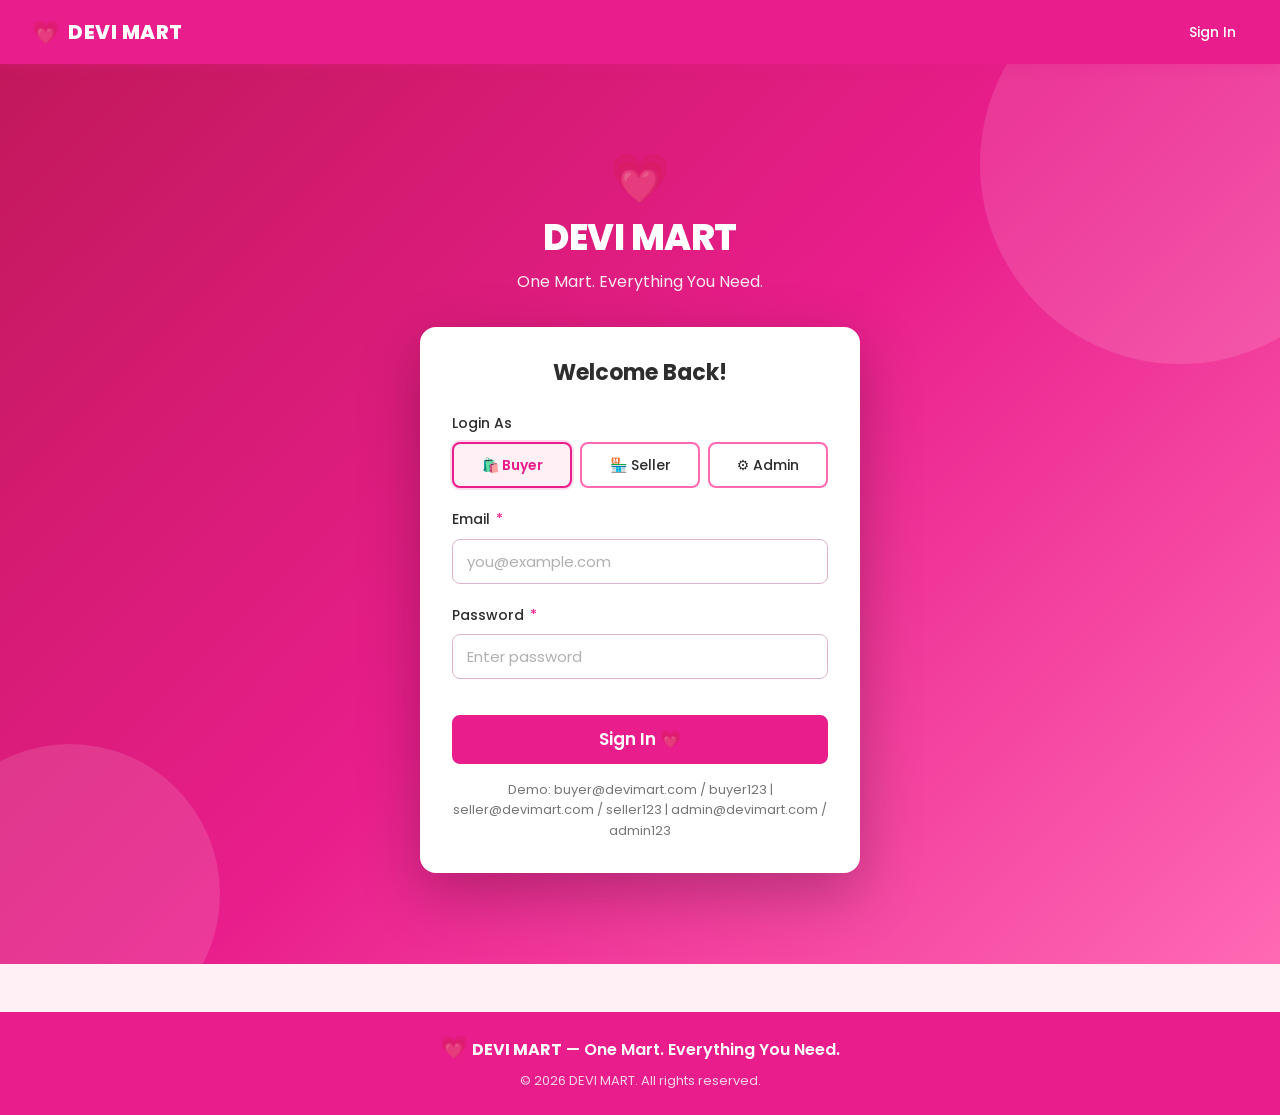
<file: index.html>
<!DOCTYPE html>
<html lang="en">
<head>
  <meta charset="UTF-8" />
  <meta name="viewport" content="width=device-width, initial-scale=1.0" />
  <meta name="description" content="DEVI MART — One Mart. Everything You Need. 💗 Shop electronics, fashion, beauty, and more." />
  <title>DEVI MART - One Mart. Everything You Need. 💗</title>

  <!-- Google Fonts — Poppins -->
  <link rel="preconnect" href="https://fonts.googleapis.com" />
  <link rel="preconnect" href="https://fonts.gstatic.com" crossorigin />
  <link
    href="https://fonts.googleapis.com/css2?family=Poppins:wght@300;400;500;600;700;800&display=swap"
    rel="stylesheet"
  />

  <link rel="stylesheet" href="styles.css" />
</head>
<body>

  <!-- ===== TOP NAVIGATION ===== -->
  <header id="navbar" role="banner">
    <div class="nav-inner">
      <a href="#" class="nav-brand" id="nav-logo" aria-label="DEVI MART home">
        <span class="brand-icon">💗</span>
        <span class="brand-name">DEVI MART</span>
      </a>

      <button
        class="nav-toggle"
        aria-label="Toggle navigation menu"
        aria-expanded="false"
        aria-controls="nav-links"
      >
        <span class="hamburger-line"></span>
        <span class="hamburger-line"></span>
        <span class="hamburger-line"></span>
      </button>

      <nav id="nav-links" class="nav-links" role="navigation" aria-label="Main navigation">
        <!-- Rendered dynamically by app.js based on session role -->
      </nav>
    </div>
  </header>

  <!-- ===== MAIN CONTENT ===== -->
  <main id="app" role="main" aria-live="polite" aria-atomic="false">
    <!-- All views rendered here by the Router -->
  </main>

  <!-- ===== FOOTER ===== -->
  <footer id="app-footer" role="contentinfo">
    <div class="footer-inner">
      <p class="footer-brand">
        <span class="brand-icon">💗</span>
        <strong>DEVI MART</strong> — One Mart. Everything You Need.
      </p>
      <p class="footer-copy">&copy; <span id="footer-year"></span> DEVI MART. All rights reserved.</p>
    </div>
  </footer>

  <!-- ===== TOAST NOTIFICATIONS ===== -->
  <div id="toast-container" role="status" aria-live="polite" aria-label="Notifications"></div>

  <!-- ===== MODAL DIALOGS ===== -->
  <div id="modal-container" role="dialog" aria-modal="true" aria-label="Dialog" hidden></div>

  <script defer src="app.js"></script>
  <script>
    // Inline year so it works even before app.js loads
    document.getElementById('footer-year').textContent = new Date().getFullYear();
  </script>
</body>
</html>
</file>
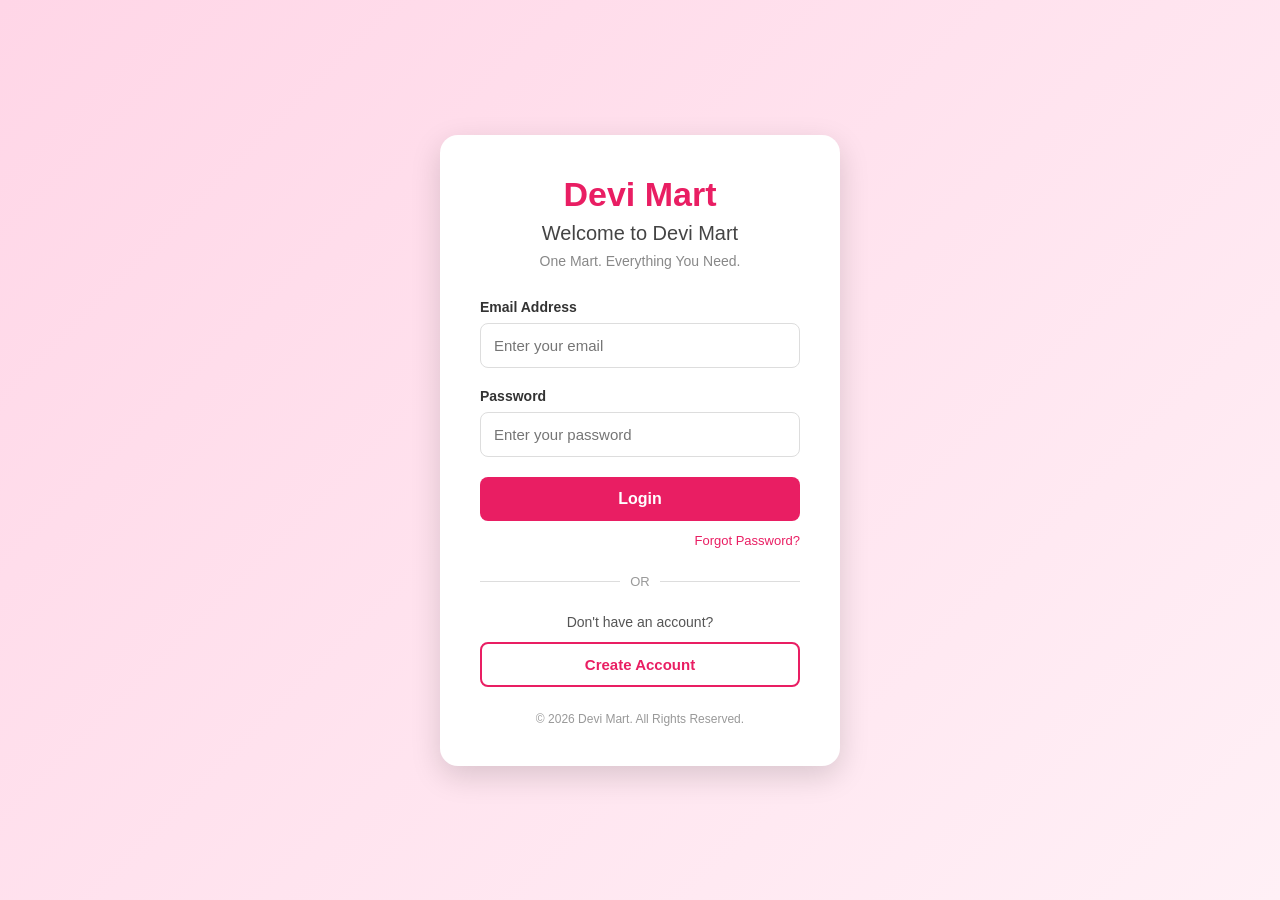
<file: admin.html>
<!DOCTYPE html>
<html lang="en">
<head>
    <meta charset="UTF-8">
    <meta name="viewport" content="width=device-width, initial-scale=1.0">
    <title>Devi Mart - Admin Dashboard</title>

    <style>
        * {
            box-sizing: border-box;
            font-family: Arial, sans-serif;
        }

        body {
            margin: 0;
            background: #f5f5f5;
        }

        nav {
            background: linear-gradient(135deg, #ff4f9a, #ff1493);
            padding: 18px 40px;
            display: flex;
            justify-content: space-between;
            align-items: center;
        }

        .logo {
            color: white;
            font-size: 28px;
            font-weight: bold;
        }

        .nav-right {
            display: flex;
            align-items: center;
            gap: 20px;
        }

        .nav-right a {
            color: white;
            text-decoration: none;
            font-weight: bold;
        }

        .logout-btn {
            background: #222;
            color: white;
            border: none;
            padding: 10px 18px;
            border-radius: 8px;
            cursor: pointer;
            font-weight: bold;
        }

        .container {
            width: 92%;
            max-width: 1200px;
            margin: 35px auto;
        }

        .welcome {
            background: white;
            padding: 25px;
            border-radius: 15px;
            margin-bottom: 30px;
            box-shadow: 0 4px 15px rgba(0,0,0,0.08);
        }

        .welcome h1 {
            color: #ff1493;
            margin-bottom: 8px;
        }

        .dashboard {
            display: grid;
            grid-template-columns: repeat(auto-fit, minmax(200px, 1fr));
            gap: 20px;
            margin-bottom: 40px;
        }

        .card {
            background: white;
            padding: 25px;
            border-radius: 15px;
            text-align: center;
            box-shadow: 0 4px 15px rgba(0,0,0,0.08);
        }

        .card h2 {
            color: #ff1493;
            font-size: 30px;
            margin-bottom: 8px;
        }

        .section {
            margin-bottom: 45px;
        }

        .section h2 {
            margin-bottom: 18px;
        }

        .table-container {
            background: white;
            border-radius: 12px;
            overflow-x: auto;
            box-shadow: 0 3px 12px rgba(0,0,0,0.08);
        }

        table {
            width: 100%;
            border-collapse: collapse;
            min-width: 650px;
        }

        th,
        td {
            padding: 14px;
            border-bottom: 1px solid #eee;
            text-align: left;
        }

        th {
            background: #ffebf4;
            color: #333;
        }

        .delete-btn {
            background: #f44336;
            color: white;
            border: none;
            padding: 8px 12px;
            border-radius: 6px;
            cursor: pointer;
        }

        .product-list {
            display: flex;
            flex-direction: column;
            gap: 12px;
        }

        .product-row {
            background: white;
            padding: 14px;
            border-radius: 12px;
            display: flex;
            align-items: center;
            gap: 15px;
            box-shadow: 0 3px 10px rgba(0,0,0,0.08);
        }

        .product-row img {
            width: 65px;
            height: 65px;
            object-fit: contain;
            border-radius: 8px;
        }

        .product-info {
            flex: 1;
        }

        .product-info h3 {
            margin-bottom: 6px;
        }

        .product-info p {
            margin: 4px 0;
            color: #666;
        }

        .order-card {
            background: white;
            padding: 20px;
            border-radius: 12px;
            margin-bottom: 15px;
            box-shadow: 0 3px 10px rgba(0,0,0,0.08);
        }

        .order-card h3 {
            color: #ff1493;
            margin-bottom: 12px;
        }

        .order-card p {
            margin: 6px 0;
        }

        .status {
            display: inline-block;
            background: #fff3cd;
            color: #856404;
            padding: 5px 12px;
            border-radius: 15px;
            font-weight: bold;
        }

        .empty {
            background: white;
            padding: 30px;
            text-align: center;
            border-radius: 12px;
            color: #777;
        }

        footer {
            background: #222;
            color: white;
            text-align: center;
            padding: 25px;
            margin-top: 50px;
        }

        @media (max-width: 600px) {
            nav {
                padding: 15px 20px;
            }

            .logo {
                font-size: 21px;
            }

            .nav-right a {
                display: none;
            }

            .product-row {
                align-items: flex-start;
            }
        }
    </style>
</head>

<body>

<nav>

    <div class="logo">
        Devi Mart - Admin
    </div>

    <div class="nav-right">
        <a href="home.html">Home</a>

        <button
            class="logout-btn"
            onclick="logout()">
            Logout
        </button>
    </div>

</nav>


<div class="container">

    <div class="welcome">

        <h1>Welcome, Admin!</h1>

        <p>
            Manage users, sellers, products and customer orders.
        </p>

    </div>


    <div class="dashboard">

        <div class="card">
            <h2 id="userCount">0</h2>
            <p>Total Users</p>
        </div>

        <div class="card">
            <h2 id="sellerCount">0</h2>
            <p>Total Sellers</p>
        </div>

        <div class="card">
            <h2 id="productCount">0</h2>
            <p>Total Products</p>
        </div>

        <div class="card">
            <h2 id="orderCount">0</h2>
            <p>Total Orders</p>
        </div>

    </div>


    <div class="section">

        <h2>👥 Registered Users</h2>

        <div class="table-container">

            <table>

                <thead>
                    <tr>
                        <th>Name</th>
                        <th>Email</th>
                        <th>Phone</th>
                        <th>Account Type</th>
                        <th>Action</th>
                    </tr>
                </thead>

                <tbody id="userTable"></tbody>

            </table>

        </div>

    </div>


    <div class="section">

        <h2>🏪 Sellers</h2>

        <div class="table-container">

            <table>

                <thead>
                    <tr>
                        <th>Name</th>
                        <th>Email</th>
                        <th>Phone</th>
                    </tr>
                </thead>

                <tbody id="sellerTable"></tbody>

            </table>

        </div>

    </div>


    <div class="section">

        <h2>📦 All Products</h2>

        <div
            class="product-list"
            id="productList">
        </div>

    </div>


    <div class="section">

        <h2>🛒 Customer Orders</h2>

        <div id="orderList"></div>

    </div>

</div>


<footer>
    <p>© 2026 Devi Mart. All Rights Reserved.</p>
</footer>


<script>

const loggedInUser =
    JSON.parse(localStorage.getItem("loggedInUser"));


if (
    !loggedInUser ||
    loggedInUser.accountType !== "admin"
) {

    alert("Admin access required.");

    window.location.href = "login.html";
}


let users =
    JSON.parse(localStorage.getItem("users")) || [];


let products =
    JSON.parse(localStorage.getItem("products")) || [];


let orders =
    JSON.parse(localStorage.getItem("orders")) || [];


function displayDashboard() {

    document.getElementById("userCount").textContent =
        users.length;

    document.getElementById("sellerCount").textContent =
        users.filter(function(user) {
            return user.accountType === "seller";
        }).length;

    document.getElementById("productCount").textContent =
        products.length;

    document.getElementById("orderCount").textContent =
        orders.length;

}


function displayUsers() {

    const table =
        document.getElementById("userTable");

    table.innerHTML = "";


    if (users.length === 0) {

        table.innerHTML = `
            <tr>
                <td colspan="5">
                    No users registered.
                </td>
            </tr>
        `;

        return;
    }


    users.forEach(function(user, index) {

        const row =
            document.createElement("tr");


        row.innerHTML = `

            <td>${user.name}</td>

            <td>${user.email}</td>

            <td>${user.phone}</td>

            <td>${user.accountType}</td>

            <td>
                <button
                    class="delete-btn"
                    onclick="deleteUser(${index})">
                    Delete
                </button>
            </td>

        `;


        table.appendChild(row);

    });

}


function displaySellers() {

    const table =
        document.getElementById("sellerTable");

    table.innerHTML = "";


    const sellers =
        users.filter(function(user) {

            return user.accountType === "seller";

        });


    if (sellers.length === 0) {

        table.innerHTML = `
            <tr>
                <td colspan="3">
                    No sellers registered.
                </td>
            </tr>
        `;

        return;
    }


    sellers.forEach(function(seller) {

        const row =
            document.createElement("tr");


        row.innerHTML = `

            <td>${seller.name}</td>

            <td>${seller.email}</td>

            <td>${seller.phone}</td>

        `;


        table.appendChild(row);

    });

}


function displayProducts() {

    const list =
        document.getElementById("productList");

    list.innerHTML = "";


    if (products.length === 0) {

        list.innerHTML = `
            <div class="empty">
                No products available.
            </div>
        `;

        return;
    }


    products.forEach(function(product, index) {

        const row =
            document.createElement("div");

        row.className = "product-row";


        row.innerHTML = `

            <img
                src="${product.image}"
                alt="${product.name}"
            >

            <div class="product-info">

                <h3>
                    ${product.name}
                </h3>

                <p>
                    Category: ${product.category}
                </p>

                <p>
                    Price: ₹${Number(product.price).toLocaleString("en-IN")}
                </p>

            </div>

            <button
                class="delete-btn"
                onclick="deleteProduct(${index})">
                Delete
            </button>

        `;


        list.appendChild(row);

    });

}


function displayOrders() {

    const list =
        document.getElementById("orderList");

    list.innerHTML = "";


    if (orders.length === 0) {

        list.innerHTML = `
            <div class="empty">
                <h3>No Orders Yet</h3>
                <p>Customer orders will appear here.</p>
            </div>
        `;

        return;
    }


    orders.forEach(function(order) {

        const card =
            document.createElement("div");

        card.className = "order-card";


        card.innerHTML = `

            <h3>
                Order ID: ${order.orderId}
            </h3>

            <p>
                <strong>Customer:</strong>
                ${order.customerName}
            </p>

            <p>
                <strong>Email:</strong>
                ${order.customerEmail}
            </p>

            <p>
                <strong>Phone:</strong>
                ${order.phone}
            </p>

            <p>
                <strong>Product:</strong>
                ${order.product.name}
            </p>

            <p>
                <strong>Quantity:</strong>
                ${order.product.quantity}
            </p>

            <p>
                <strong>Payment:</strong>
                ${order.paymentMethod}
            </p>

            <p>
                <strong>Total:</strong>
                ₹${Number(order.totalAmount).toLocaleString("en-IN")}
            </p>

            <p>
                <strong>Status:</strong>
                <span class="status">
                    ${order.status}
                </span>
            </p>

            <p>
                <strong>Order Date:</strong>
                ${order.orderDate}
            </p>

        `;


        list.appendChild(card);

    });

}


function deleteUser(index) {

    const user =
        users[index];


    if (
        user.email === loggedInUser.email
    ) {

        alert("You cannot delete your own admin account.");

        return;
    }


    const confirmDelete =
        confirm(
            "Delete user " +
            user.name +
            "?"
        );


    if (!confirmDelete) {
        return;
    }


    users.splice(index, 1);


    localStorage.setItem(
        "users",
        JSON.stringify(users)
    );


    displayDashboard();

    displayUsers();

    displaySellers();

    alert("User deleted successfully!");

}


function deleteProduct(index) {

    const product =
        products[index];


    const confirmDelete =
        confirm(
            "Delete " +
            product.name +
            "?"
        );


    if (!confirmDelete) {
        return;
    }


    products.splice(index, 1);


    localStorage.setItem(
        "products",
        JSON.stringify(products)
    );


    displayDashboard();

    displayProducts();

    alert("Product deleted successfully!");

}


function logout() {

    localStorage.removeItem("loggedInUser");

    window.location.href =
        "login.html";

}


displayDashboard();

displayUsers();

displaySellers();

displayProducts();

displayOrders();

</script>

</body>
</html>
</file>
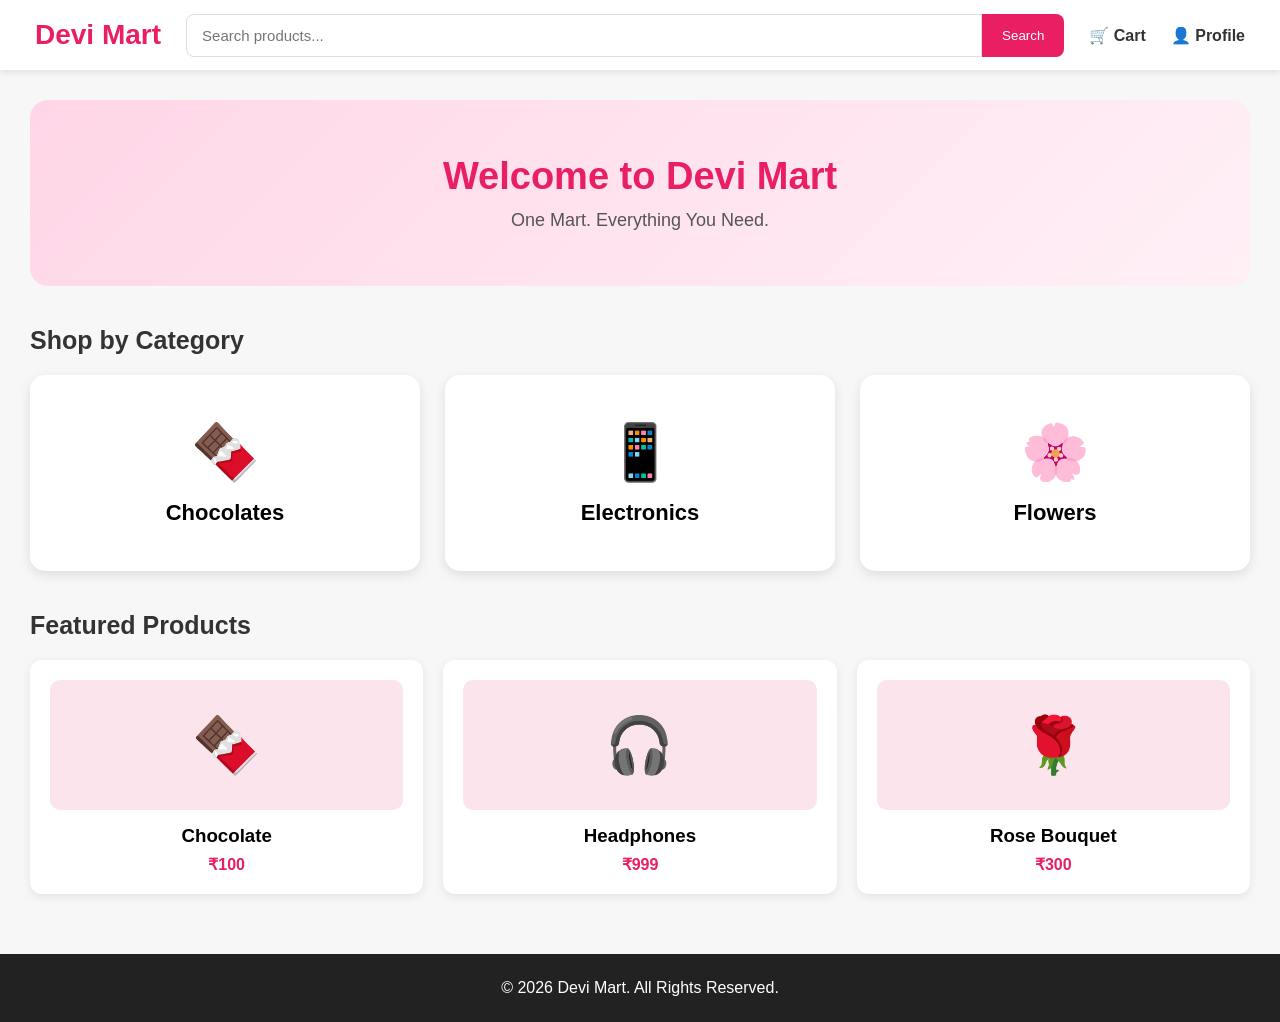
<file: home.html>
<!DOCTYPE html>
<html lang="en">
<head>
    <meta charset="UTF-8">
    <meta name="viewport" content="width=device-width, initial-scale=1.0">
    <title>Devi Mart - Home</title>

<style>
    * {
        margin: 0;
        padding: 0;
        box-sizing: border-box;
        font-family: Arial, sans-serif;
    }

    body {
        background: #f7f7f7;
    }

    .navbar {
        height: 70px;
        background: white;
        display: flex;
        align-items: center;
        padding: 0 35px;
        gap: 25px;
        box-shadow: 0 2px 8px rgba(0, 0, 0, 0.1);
    }

    .logo {
        font-size: 28px;
        font-weight: bold;
        color: #e91e63;
    }

    .search-box {
        flex: 1;
        display: flex;
    }

    .search-box input {
        width: 100%;
        padding: 12px 15px;
        border: 1px solid #ddd;
        border-radius: 8px 0 0 8px;
        outline: none;
        font-size: 15px;
    }

    .search-btn {
        padding: 0 20px;
        border: none;
        background: #e91e63;
        color: white;
        border-radius: 0 8px 8px 0;
        cursor: pointer;
    }

    .nav-link {
        text-decoration: none;
        color: #333;
        font-weight: bold;
    }

    .hero {
        margin: 30px;
        padding: 55px 20px;
        text-align: center;
        border-radius: 18px;
        background: linear-gradient(135deg, #ffd6e7, #fff0f6);
    }

    .hero h1 {
        font-size: 38px;
        color: #e91e63;
        margin-bottom: 12px;
    }

    .hero p {
        font-size: 18px;
        color: #555;
    }

    .section {
        padding: 10px 30px 30px;
    }

    .section-title {
        font-size: 25px;
        color: #333;
        margin-bottom: 20px;
    }

    .categories {
        display: grid;
        grid-template-columns: repeat(3, 1fr);
        gap: 25px;
    }

    .category {
        background: white;
        padding: 45px 20px;
        text-align: center;
        border-radius: 15px;
        box-shadow: 0 4px 12px rgba(0, 0, 0, 0.1);
        cursor: pointer;
        font-size: 22px;
        font-weight: bold;
        transition: 0.3s;
    }

    .category:hover {
        transform: translateY(-5px);
    }

    .category-icon {
        font-size: 55px;
        margin-bottom: 15px;
    }

    .products {
        display: grid;
        grid-template-columns: repeat(3, 1fr);
        gap: 20px;
    }

    .product {
        background: white;
        padding: 20px;
        border-radius: 12px;
        text-align: center;
        box-shadow: 0 3px 10px rgba(0, 0, 0, 0.08);
    }

    .product-image {
        height: 130px;
        background: #fce4ec;
        border-radius: 10px;
        display: flex;
        align-items: center;
        justify-content: center;
        font-size: 55px;
        margin-bottom: 15px;
    }

    .product h3 {
        margin-bottom: 8px;
    }

    .price {
        color: #e91e63;
        font-weight: bold;
    }

    footer {
        margin-top: 30px;
        padding: 25px;
        background: #222;
        color: white;
        text-align: center;
    }

    @media (max-width: 700px) {
        .navbar {
            padding: 0 15px;
            gap: 10px;
        }

        .nav-link {
            display: none;
        }

        .categories,
        .products {
            grid-template-columns: 1fr;
        }

        .hero h1 {
            font-size: 30px;
        }
    }
</style>

</head>

<body>

<nav class="navbar">

    <div class="logo">
        Devi Mart
    </div>

    <div class="search-box">

        <input
            type="text"
            id="homeSearchBox"
            placeholder="Search products..."
        >

        <button class="search-btn" onclick="searchProduct()">
            Search
        </button>

    </div>

    <a href="cart.html" class="nav-link">
        🛒 Cart
    </a>

    <a href="profile.html" class="nav-link">
        👤 Profile
    </a>

</nav>


<section class="hero">

    <h1>Welcome to Devi Mart</h1>

    <p>
        One Mart. Everything You Need.
    </p>

</section>


<section class="section">

    <h2 class="section-title">
        Shop by Category
    </h2>

    <div class="categories">

        <div class="category" onclick="openCategory('chocolates')">

            <div class="category-icon">
                🍫
            </div>

            Chocolates

        </div>


        <div class="category" onclick="openCategory('electronics')">

            <div class="category-icon">
                📱
            </div>

            Electronics

        </div>


        <div class="category" onclick="openCategory('flowers')">

            <div class="category-icon">
                🌸
            </div>

            Flowers

        </div>

    </div>

</section>


<section class="section">

    <h2 class="section-title">
        Featured Products
    </h2>

    <div class="products">

        <div class="product">

            <div class="product-image">
                🍫
            </div>

            <h3>Chocolate</h3>

            <div class="price">
                ₹100
            </div>

        </div>


        <div class="product">

            <div class="product-image">
                🎧
            </div>

            <h3>Headphones</h3>

            <div class="price">
                ₹999
            </div>

        </div>


        <div class="product">

            <div class="product-image">
                🌹
            </div>

            <h3>Rose Bouquet</h3>

            <div class="price">
                ₹300
            </div>

        </div>

    </div>

</section>


<footer>

    © 2026 Devi Mart. All Rights Reserved.

</footer>


<script>

    function searchProduct() {

        const searchText =
            document.getElementById("homeSearchBox").value.trim();

        if (searchText === "") {

            window.location.href = "products.html";

            return;
        }

        window.location.href =
            "products.html?search=" +
            encodeURIComponent(searchText);

    }


    document.getElementById("homeSearchBox").addEventListener("keydown", function(event) {

        if (event.key === "Enter") {

            searchProduct();

        }

    });


    function openCategory(category) {

        window.location.href =
            "products.html?category=" + category;

    }

</script>

</body>
</html>
</file>
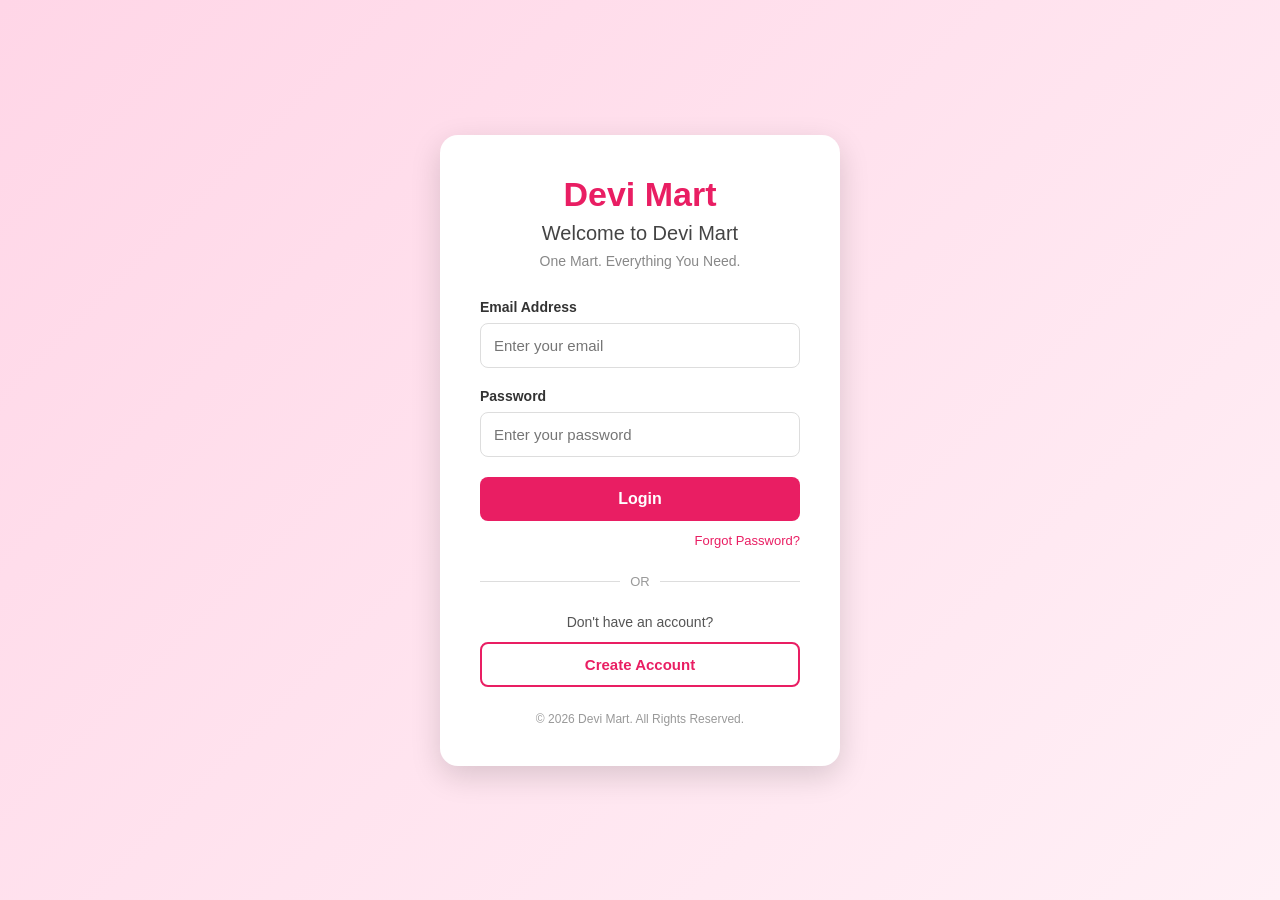
<file: login.html>
<!DOCTYPE html><html lang="en">
<head>
    <meta charset="UTF-8">
    <meta name="viewport" content="width=device-width, initial-scale=1.0"><title>Devi Mart - Login</title>

<style>
    * {
        margin: 0;
        padding: 0;
        box-sizing: border-box;
        font-family: Arial, sans-serif;
    }

    body {
        min-height: 100vh;
        display: flex;
        justify-content: center;
        align-items: center;
        background: linear-gradient(135deg, #ffd6e7, #fff0f6);
    }

    .login-container {
        width: 400px;
        background: white;
        padding: 40px;
        border-radius: 18px;
        box-shadow: 0 10px 30px rgba(0, 0, 0, 0.15);
    }

    .logo {
        text-align: center;
        font-size: 34px;
        font-weight: bold;
        color: #e91e63;
        margin-bottom: 8px;
    }

    .welcome {
        text-align: center;
        font-size: 20px;
        color: #444;
        margin-bottom: 8px;
    }

    .subtitle {
        text-align: center;
        color: #888;
        font-size: 14px;
        margin-bottom: 30px;
    }

    .form-group {
        margin-bottom: 20px;
    }

    label {
        display: block;
        margin-bottom: 8px;
        font-size: 14px;
        font-weight: bold;
        color: #333;
    }

    input {
        width: 100%;
        padding: 13px;
        border: 1px solid #ddd;
        border-radius: 8px;
        font-size: 15px;
        outline: none;
    }

    input:focus {
        border-color: #e91e63;
    }

    .login-btn {
        width: 100%;
        padding: 13px;
        border: none;
        border-radius: 8px;
        background: #e91e63;
        color: white;
        font-size: 16px;
        font-weight: bold;
        cursor: pointer;
    }

    .login-btn:hover {
        background: #c2185b;
    }

    .forgot {
        text-align: right;
        margin-top: 10px;
    }

    .forgot a {
        color: #e91e63;
        text-decoration: none;
        font-size: 13px;
    }

    .divider {
        display: flex;
        align-items: center;
        margin: 25px 0;
    }

    .divider::before,
    .divider::after {
        content: "";
        flex: 1;
        height: 1px;
        background: #ddd;
    }

    .divider span {
        margin: 0 10px;
        color: #999;
        font-size: 13px;
    }

    .create-text {
        text-align: center;
        color: #555;
        font-size: 14px;
    }

    .create-btn {
        width: 100%;
        padding: 12px;
        margin-top: 12px;
        border: 2px solid #e91e63;
        border-radius: 8px;
        background: white;
        color: #e91e63;
        font-size: 15px;
        font-weight: bold;
        cursor: pointer;
    }

    .create-btn:hover {
        background: #fff0f6;
    }

    .footer {
        text-align: center;
        margin-top: 25px;
        font-size: 12px;
        color: #999;
    }
</style>

</head><body><div class="login-container"><div class="logo">Devi Mart</div>

<div class="welcome">Welcome to Devi Mart</div>

<div class="subtitle">
    One Mart. Everything You Need.
</div>

<form id="loginForm">

    <div class="form-group">
        <label for="email">Email Address</label>

        <input
            type="email"
            id="email"
            name="email"
            placeholder="Enter your email"
            required
        >
    </div>

    <div class="form-group">
        <label for="password">Password</label>

        <input
            type="password"
            id="password"
            name="password"
            placeholder="Enter your password"
            required
        >
    </div>

    <button type="submit" class="login-btn">
        Login
    </button>

</form>

<div class="forgot">
    <a href="#" onclick="forgotPassword()">Forgot Password?</a>
</div>

<div class="divider">
    <span>OR</span>
</div>

<div class="create-text">
    Don't have an account?
</div>

<button
    class="create-btn"
    onclick="window.location.href='register.html'">
    Create Account
</button>

<div class="footer">
    © 2026 Devi Mart. All Rights Reserved.
</div>

</div><script>

    document.getElementById("loginForm").addEventListener("submit", function(event) {

        event.preventDefault();

        const email = document.getElementById("email").value.trim();
        const password = document.getElementById("password").value;

        const users = JSON.parse(localStorage.getItem("users")) || [];

        const user = users.find(function(account) {
            return account.email === email && account.password === password;
        });

        if (!user) {

            alert("Invalid email or password.");
            return;

        }

        localStorage.setItem("loggedInUser", JSON.stringify(user));

        alert("Login successful!");

        if (user.accountType === "buyer") {

            window.location.href = "home.html";

        } else if (user.accountType === "seller") {

            window.location.href = "seller.html";

        } else if (user.accountType === "admin") {

            window.location.href = "admin.html";

        } else {

            alert("Account type not found. Please register again.");

        }

    });


    function forgotPassword() {

        alert("Forgot Password feature will be connected to the backend later.");

    }

</script></body>
</html>
</file>
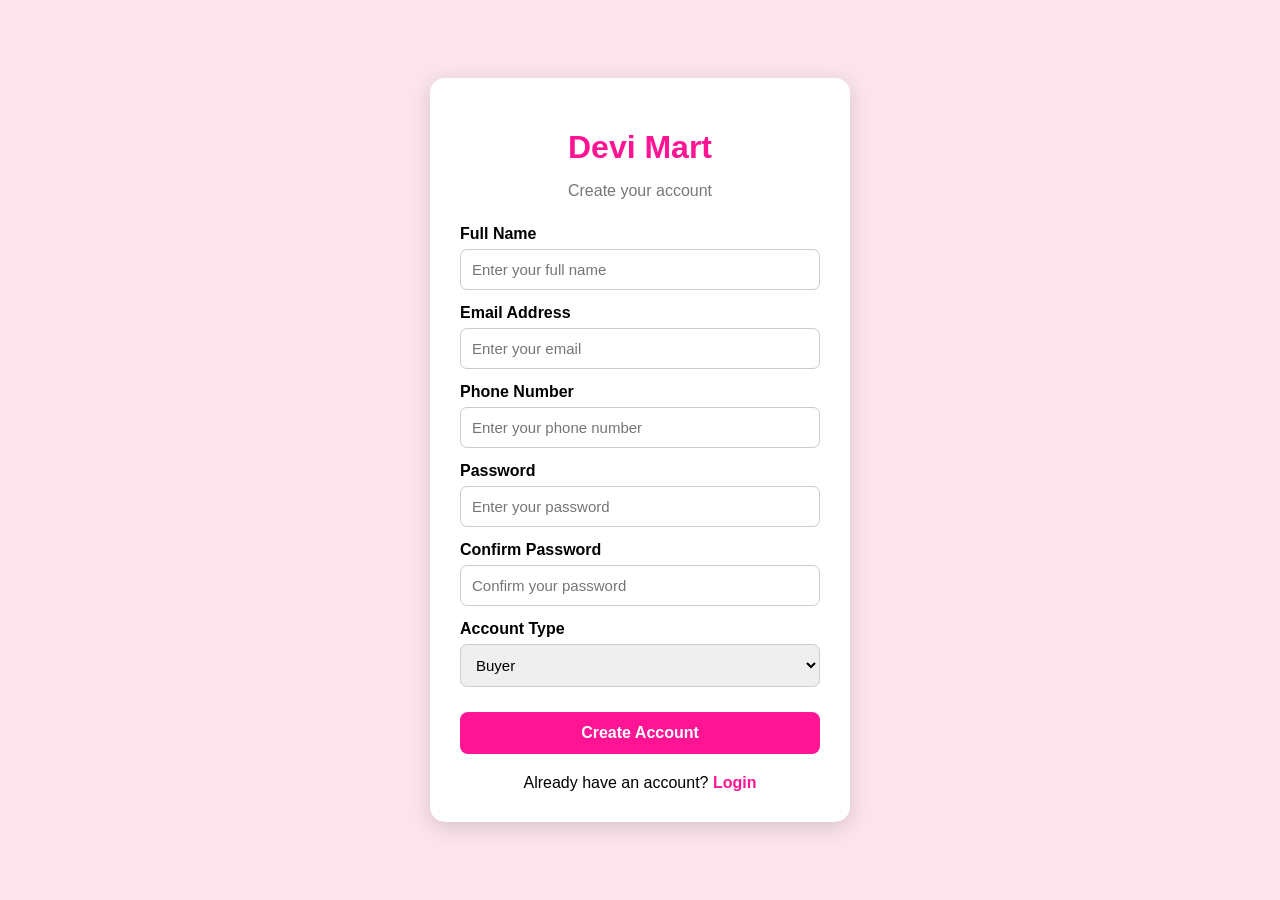
<file: register.html>
<!DOCTYPE html>
<html lang="en">
<head>
    <meta charset="UTF-8">
    <meta name="viewport" content="width=device-width, initial-scale=1.0">
    <title>Devi Mart - Register</title>

    <style>
        * {
            box-sizing: border-box;
            font-family: Arial, sans-serif;
        }

        body {
            margin: 0;
            background: #fce4ec;
            display: flex;
            justify-content: center;
            align-items: center;
            min-height: 100vh;
        }

        .container {
            width: 420px;
            background: white;
            padding: 30px;
            border-radius: 15px;
            box-shadow: 0 5px 20px rgba(0,0,0,0.15);
        }

        h1 {
            text-align: center;
            color: #ff1493;
            margin-bottom: 8px;
        }

        .subtitle {
            text-align: center;
            color: #777;
            margin-bottom: 25px;
        }

        label {
            display: block;
            margin-top: 14px;
            margin-bottom: 6px;
            font-weight: bold;
        }

        input,
        select {
            width: 100%;
            padding: 11px;
            border: 1px solid #ccc;
            border-radius: 7px;
            font-size: 15px;
        }

        .register-btn {
            width: 100%;
            margin-top: 25px;
            padding: 12px;
            border: none;
            border-radius: 8px;
            background: #ff1493;
            color: white;
            font-size: 16px;
            font-weight: bold;
            cursor: pointer;
        }

        .register-btn:hover {
            background: #d90072;
        }

        .login-link {
            text-align: center;
            margin-top: 20px;
        }

        .login-link a {
            color: #ff1493;
            font-weight: bold;
            text-decoration: none;
        }
    </style>
</head>

<body>

<div class="container">

    <h1>Devi Mart</h1>

    <p class="subtitle">Create your account</p>

    <form id="registerForm">

        <label for="name">Full Name</label>
        <input
            type="text"
            id="name"
            placeholder="Enter your full name"
            required
        >

        <label for="email">Email Address</label>
        <input
            type="email"
            id="email"
            placeholder="Enter your email"
            required
        >

        <label for="phone">Phone Number</label>
        <input
            type="tel"
            id="phone"
            placeholder="Enter your phone number"
            required
        >

        <label for="password">Password</label>
        <input
            type="password"
            id="password"
            placeholder="Enter your password"
            required
        >

        <label for="confirmPassword">Confirm Password</label>
        <input
            type="password"
            id="confirmPassword"
            placeholder="Confirm your password"
            required
        >

        <label for="accountType">Account Type</label>

        <select id="accountType" required>
            <option value="buyer">Buyer</option>
            <option value="seller">Seller</option>
            <option value="admin">Admin</option>
        </select>

        <button type="submit" class="register-btn">
            Create Account
        </button>

    </form>

    <div class="login-link">
        Already have an account?
        <a href="login.html">Login</a>
    </div>

</div>


<script>

document.getElementById("registerForm")
.addEventListener("submit", function(event) {

    event.preventDefault();


    const name =
        document.getElementById("name").value.trim();

    const email =
        document.getElementById("email").value.trim();

    const phone =
        document.getElementById("phone").value.trim();

    const password =
        document.getElementById("password").value;

    const confirmPassword =
        document.getElementById("confirmPassword").value;

    const accountType =
        document.getElementById("accountType").value;


    if (password !== confirmPassword) {

        alert("Passwords do not match.");

        return;
    }


    let users =
        JSON.parse(localStorage.getItem("users")) || [];


    const existingUser =
        users.find(function(user) {

            return user.email.toLowerCase() ===
                   email.toLowerCase();

        });


    if (existingUser) {

        alert("This email is already registered.");

        return;
    }


    const newUser = {

        name: name,

        email: email,

        phone: phone,

        password: password,

        accountType: accountType

    };


    users.push(newUser);


    localStorage.setItem(
        "users",
        JSON.stringify(users)
    );


    alert(
        accountType.charAt(0).toUpperCase() +
        accountType.slice(1) +
        " account created successfully!"
    );


    window.location.href = "login.html";

});

</script>

</body>
</html>
</file>
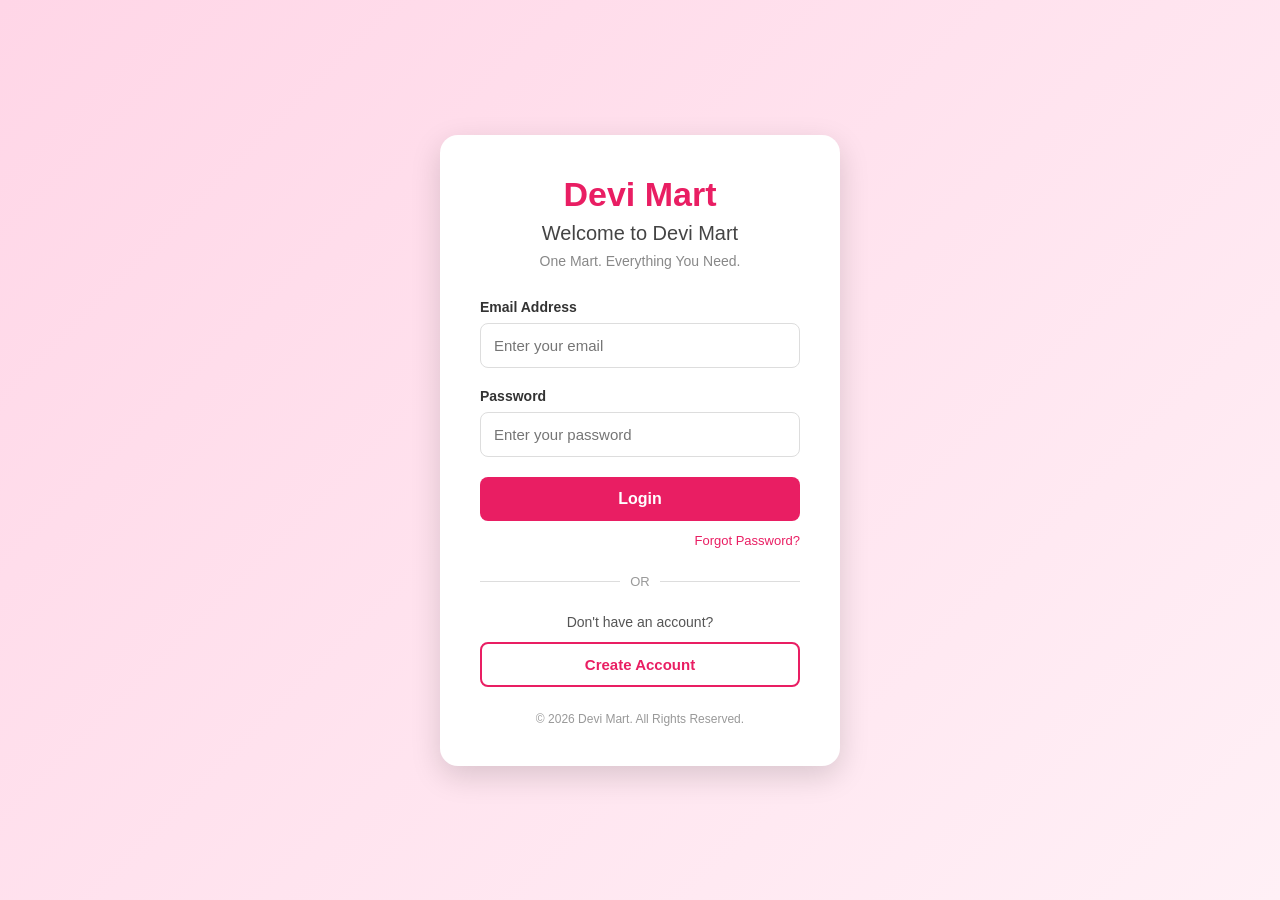
<file: seller.html>
<!DOCTYPE html>
<html lang="en">
<head>
    <meta charset="UTF-8">
    <meta name="viewport" content="width=device-width, initial-scale=1.0">
    <title>Devi Mart - Seller</title>

    <style>
        * {
            margin: 0;
            padding: 0;
            box-sizing: border-box;
            font-family: Arial, sans-serif;
        }

        body {
            background: #f5f5f5;
        }

        nav {
            background: linear-gradient(135deg, #ff4f9a, #ff1493);
            padding: 18px 40px;
            display: flex;
            justify-content: space-between;
            align-items: center;
        }

        .logo {
            color: white;
            font-size: 28px;
            font-weight: bold;
        }

        .nav-right {
            display: flex;
            align-items: center;
            gap: 20px;
        }

        .nav-right a {
            color: white;
            text-decoration: none;
            font-weight: bold;
        }

        .logout-btn {
            background: #222;
            color: white;
            border: none;
            padding: 10px 18px;
            border-radius: 8px;
            font-weight: bold;
            cursor: pointer;
        }

        .container {
            width: 92%;
            max-width: 1200px;
            margin: 35px auto;
        }

        .welcome {
            background: white;
            padding: 25px;
            border-radius: 15px;
            margin-bottom: 30px;
            box-shadow: 0 4px 15px rgba(0,0,0,0.08);
        }

        .welcome h1 {
            color: #ff1493;
            margin-bottom: 8px;
        }

        .dashboard {
            display: grid;
            grid-template-columns: repeat(auto-fit, minmax(200px, 1fr));
            gap: 20px;
            margin-bottom: 35px;
        }

        .dashboard-card {
            background: white;
            padding: 25px;
            border-radius: 15px;
            text-align: center;
            box-shadow: 0 4px 15px rgba(0,0,0,0.08);
        }

        .dashboard-card h2 {
            color: #ff1493;
            margin-bottom: 8px;
        }

        .section-header {
            display: flex;
            justify-content: space-between;
            align-items: center;
            margin-bottom: 20px;
            flex-wrap: wrap;
            gap: 15px;
        }

        .section-header h2 {
            color: #222;
        }

        .add-btn {
            background: #ff1493;
            color: white;
            border: none;
            padding: 12px 20px;
            border-radius: 8px;
            font-weight: bold;
            cursor: pointer;
        }

        .add-btn:hover {
            background: #d90072;
        }

        .product-list {
            display: flex;
            flex-direction: column;
            gap: 12px;
        }

        .product-row {
            background: white;
            border-radius: 12px;
            padding: 15px;
            display: flex;
            align-items: center;
            gap: 18px;
            box-shadow: 0 3px 10px rgba(0,0,0,0.08);
        }

        .product-image {
            width: 75px;
            height: 75px;
            object-fit: contain;
            border-radius: 8px;
            background: #fff;
            flex-shrink: 0;
        }

        .product-details {
            flex: 1;
        }

        .product-name {
            font-size: 18px;
            font-weight: bold;
            margin-bottom: 6px;
        }

        .product-category {
            color: #777;
            font-size: 14px;
            margin-bottom: 6px;
            text-transform: capitalize;
        }

        .product-price {
            color: #e91e63;
            font-size: 17px;
            font-weight: bold;
        }

        .edit-area {
            display: none;
            flex: 1;
            gap: 8px;
            flex-wrap: wrap;
        }

        .edit-area input,
        .edit-area select {
            padding: 9px;
            border: 1px solid #ccc;
            border-radius: 6px;
            font-size: 14px;
        }

        .name-input {
            min-width: 180px;
        }

        .price-input {
            width: 100px;
        }

        .category-input {
            width: 130px;
        }

        .actions {
            display: flex;
            gap: 8px;
        }

        .actions button {
            border: none;
            padding: 9px 14px;
            border-radius: 7px;
            font-weight: bold;
            cursor: pointer;
        }

        .edit-btn {
            background: #2196f3;
            color: white;
        }

        .save-btn {
            background: #4caf50;
            color: white;
            display: none;
        }

        .delete-btn {
            background: #f44336;
            color: white;
        }

        .edit-btn:hover {
            background: #1976d2;
        }

        .save-btn:hover {
            background: #388e3c;
        }

        .delete-btn:hover {
            background: #d32f2f;
        }

        .orders-section {
            margin-top: 45px;
        }

        .orders {
            display: flex;
            flex-direction: column;
            gap: 15px;
        }

        .order-card {
            background: white;
            padding: 20px;
            border-radius: 12px;
            box-shadow: 0 3px 10px rgba(0,0,0,0.08);
        }

        .order-top {
            display: flex;
            justify-content: space-between;
            align-items: center;
            margin-bottom: 12px;
        }

        .order-id {
            color: #ff1493;
            font-weight: bold;
        }

        .status {
            background: #fff3cd;
            color: #856404;
            padding: 6px 12px;
            border-radius: 15px;
            font-weight: bold;
        }

        .order-details p {
            margin: 6px 0;
        }

        .order-amount {
            color: #e91e63;
            font-weight: bold;
            font-size: 18px;
            margin-top: 10px;
        }

        .empty {
            background: white;
            padding: 35px;
            text-align: center;
            border-radius: 12px;
            color: #777;
        }

        footer {
            margin-top: 50px;
            padding: 25px;
            background: #222;
            color: white;
            text-align: center;
        }

        @media (max-width: 700px) {
            nav {
                padding: 15px 20px;
            }

            .logo {
                font-size: 22px;
            }

            .product-row {
                flex-wrap: wrap;
            }

            .product-details {
                min-width: 150px;
            }

            .actions {
                width: 100%;
            }

            .actions button {
                flex: 1;
            }

            .edit-area {
                width: 100%;
            }
        }
    </style>
</head>

<body>

<nav>
    <div class="logo">
        Devi Mart - Seller
    </div>

    <div class="nav-right">
        <a href="home.html">Home</a>
        <button class="logout-btn" onclick="logout()">Logout</button>
    </div>
</nav>


<div class="container">

    <div class="welcome">
        <h1>Welcome, Seller!</h1>
        <p>Manage your products and customer orders here.</p>
    </div>


    <div class="dashboard">

        <div class="dashboard-card">
            <h2 id="productCount">0</h2>
            <p>Total Products</p>
        </div>

        <div class="dashboard-card">
            <h2 id="orderCount">0</h2>
            <p>Total Orders</p>
        </div>

        <div class="dashboard-card">
            <h2 id="pendingCount">0</h2>
            <p>Pending Orders</p>
        </div>

    </div>


    <div class="section-header">

        <h2>📦 My Products</h2>

        <button class="add-btn" onclick="addProduct()">
            + Add Product
        </button>

    </div>


    <div class="product-list" id="productList"></div>


    <div class="orders-section">

        <div class="section-header">
            <h2>🛒 Customer Orders</h2>
        </div>

        <div class="orders" id="orderList"></div>

    </div>

</div>


<footer>
    <p>© 2026 Devi Mart. All Rights Reserved.</p>
</footer>


<script>

const loggedInUser =
    JSON.parse(localStorage.getItem("loggedInUser"));


if (!loggedInUser || loggedInUser.accountType !== "seller") {

    alert("Seller access required.");

    window.location.href = "login.html";
}


let products =
    JSON.parse(localStorage.getItem("products")) || [];


let orders =
    JSON.parse(localStorage.getItem("orders")) || [];


function saveProducts() {

    localStorage.setItem(
        "products",
        JSON.stringify(products)
    );

}


function displayProducts() {

    const productList =
        document.getElementById("productList");

    productList.innerHTML = "";


    document.getElementById("productCount").textContent =
        products.length;


    if (products.length === 0) {

        productList.innerHTML = `
            <div class="empty">
                <h2>No products available</h2>
                <p>Click "+ Add Product" to add a product.</p>
            </div>
        `;

        return;
    }


    products.forEach(function(product, index) {

        const row =
            document.createElement("div");

        row.className = "product-row";


        row.innerHTML = `

            <img
                class="product-image"
                src="${product.image}"
                alt="${product.name}"
            >


            <div class="product-details" id="details-${index}">

                <div class="product-name">
                    ${product.name}
                </div>

                <div class="product-category">
                    Category: ${product.category}
                </div>

                <div class="product-price">
                    ₹${Number(product.price).toLocaleString("en-IN")}
                </div>

            </div>


            <div class="edit-area" id="edit-${index}">

                <input
                    class="name-input"
                    id="name-${index}"
                    value="${product.name}"
                >

                <input
                    class="price-input"
                    id="price-${index}"
                    type="number"
                    value="${product.price}"
                >

                <input
                    class="category-input"
                    id="category-${index}"
                    value="${product.category}"
                >

            </div>


            <div class="actions">

                <button
                    class="edit-btn"
                    id="editBtn-${index}"
                    onclick="editProduct(${index})"
                >
                    Edit
                </button>

                <button
                    class="save-btn"
                    id="saveBtn-${index}"
                    onclick="saveProduct(${index})"
                >
                    Save
                </button>

                <button
                    class="delete-btn"
                    onclick="deleteProduct(${index})"
                >
                    Delete
                </button>

            </div>

        `;


        productList.appendChild(row);

    });

}


function editProduct(index) {

    document.getElementById(
        "details-" + index
    ).style.display = "none";


    document.getElementById(
        "edit-" + index
    ).style.display = "flex";


    document.getElementById(
        "editBtn-" + index
    ).style.display = "none";


    document.getElementById(
        "saveBtn-" + index
    ).style.display = "block";

}


function saveProduct(index) {

    const name =
        document.getElementById(
            "name-" + index
        ).value.trim();


    const price =
        document.getElementById(
            "price-" + index
        ).value;


    const category =
        document.getElementById(
            "category-" + index
        ).value.trim();


    if (!name || !price || !category) {

        alert("Please fill all product details.");

        return;
    }


    products[index].name = name;

    products[index].price = Number(price);

    products[index].category =
        category.toLowerCase();


    saveProducts();

    displayProducts();

    alert("Product updated successfully!");

}


function deleteProduct(index) {

    const product =
        products[index];


    const confirmDelete =
        confirm(
            "Delete " + product.name + "?"
        );


    if (!confirmDelete) {
        return;
    }


    products.splice(index, 1);

    saveProducts();

    displayProducts();

    alert("Product deleted successfully!");

}


function addProduct() {

    const name =
        prompt("Enter product name:");

    if (!name) {
        return;
    }


    const price =
        prompt("Enter product price:");

    if (!price) {
        return;
    }


    const category =
        prompt(
            "Enter category: chocolates, electronics or flowers"
        );

    if (!category) {
        return;
    }


    const image =
        prompt("Enter product image URL:");

    if (!image) {
        return;
    }


    const newProduct = {

        name: name,

        price: Number(price),

        category: category.toLowerCase(),

        image: image

    };


    products.push(newProduct);

    saveProducts();

    displayProducts();

    alert("Product added successfully!");

}


function displayOrders() {

    const orderList =
        document.getElementById("orderList");


    orderList.innerHTML = "";


    document.getElementById("orderCount").textContent =
        orders.length;


    const pendingOrders =
        orders.filter(function(order) {

            return order.status === "Pending";

        });


    document.getElementById("pendingCount").textContent =
        pendingOrders.length;


    if (orders.length === 0) {

        orderList.innerHTML = `
            <div class="empty">
                <h2>No Orders Yet</h2>
                <p>Customer orders will appear here.</p>
            </div>
        `;

        return;
    }


    orders.forEach(function(order) {

        const card =
            document.createElement("div");

        card.className = "order-card";


        card.innerHTML = `

            <div class="order-top">

                <div class="order-id">
                    ${order.orderId}
                </div>

                <div class="status">
                    ${order.status}
                </div>

            </div>


            <div class="order-details">

                <p>
                    <strong>Product:</strong>
                    ${order.product.name}
                </p>

                <p>
                    <strong>Quantity:</strong>
                    ${order.product.quantity}
                </p>

                <p>
                    <strong>Customer:</strong>
                    ${order.customerName}
                </p>

                <p>
                    <strong>Email:</strong>
                    ${order.customerEmail || "Not available"}
                </p>

                <p>
                    <strong>Phone:</strong>
                    ${order.phone}
                </p>

                <p>
                    <strong>Address:</strong>
                    ${order.address}
                </p>

                <p>
                    <strong>Payment:</strong>
                    ${order.paymentMethod}
                </p>

                <p>
                    <strong>Order Date:</strong>
                    ${order.orderDate}
                </p>

                <div class="order-amount">
                    Total: ₹${Number(order.totalAmount).toLocaleString("en-IN")}
                </div>

            </div>

        `;


        orderList.appendChild(card);

    });

}


function logout() {

    localStorage.removeItem("loggedInUser");

    window.location.href = "login.html";

}


displayProducts();

displayOrders();

</script>

</body>
</html>
</file>
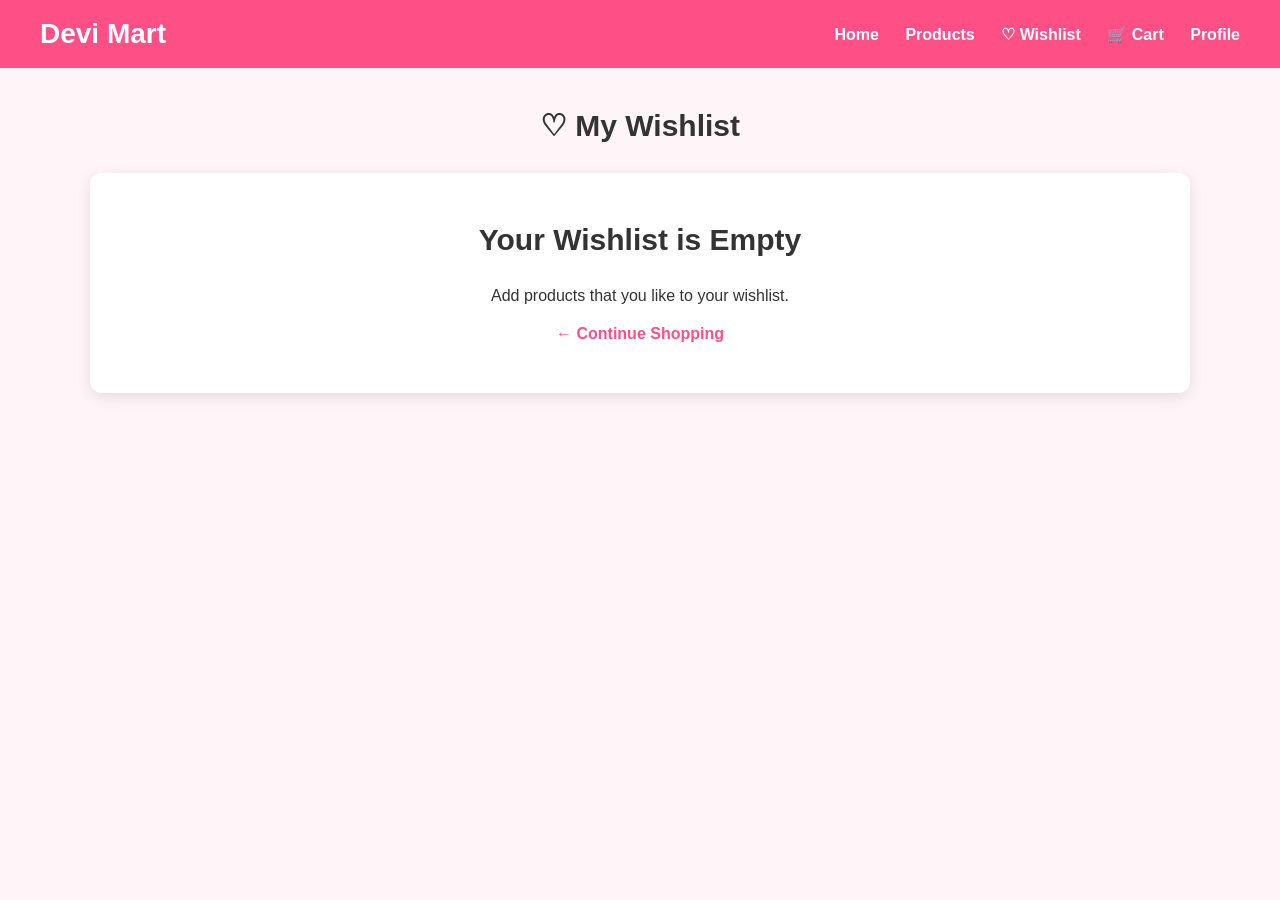
<file: wishlist.html>
<!DOCTYPE html>
<html lang="en">
<head>
    <meta charset="UTF-8">
    <meta name="viewport" content="width=device-width, initial-scale=1.0">
    <title>Wishlist - Devi Mart</title>

    <style>
        * {
            margin: 0;
            padding: 0;
            box-sizing: border-box;
            font-family: Arial, sans-serif;
        }

        body {
            background: #fff5f8;
            color: #333;
        }

        nav {
            background: #ff4f87;
            padding: 18px 40px;
            display: flex;
            justify-content: space-between;
            align-items: center;
            color: white;
        }

        nav h1 {
            font-size: 28px;
        }

        nav a {
            color: white;
            text-decoration: none;
            margin-left: 22px;
            font-weight: bold;
        }

        .container {
            width: 90%;
            max-width: 1100px;
            margin: 40px auto;
        }

        h2 {
            text-align: center;
            margin-bottom: 30px;
            font-size: 30px;
        }

        .wishlist-container {
            display: grid;
            grid-template-columns: repeat(auto-fit, minmax(220px, 1fr));
            gap: 25px;
        }

        .product-card {
            background: white;
            padding: 20px;
            border-radius: 12px;
            text-align: center;
            box-shadow: 0 4px 15px rgba(0,0,0,0.1);
        }

        .product-card img {
            width: 160px;
            height: 160px;
            object-fit: contain;
            margin-bottom: 15px;
        }

        .product-card h3 {
            margin-bottom: 10px;
        }

        .price {
            color: #ff4f87;
            font-size: 20px;
            font-weight: bold;
            margin-bottom: 15px;
        }

        button {
            background: #ff4f87;
            color: white;
            border: none;
            padding: 10px 15px;
            border-radius: 7px;
            cursor: pointer;
            margin: 5px;
        }

        .remove-btn {
            background: #555;
        }

        .empty {
            background: white;
            padding: 50px;
            text-align: center;
            border-radius: 12px;
            box-shadow: 0 4px 15px rgba(0,0,0,0.1);
        }

        .empty a {
            display: inline-block;
            margin-top: 20px;
            color: #ff4f87;
            text-decoration: none;
            font-weight: bold;
        }

        @media (max-width: 700px) {
            nav {
                padding: 15px;
            }

            nav a {
                margin-left: 8px;
            }
        }
    </style>
</head>

<body>

    <nav>
        <h1>Devi Mart</h1>

        <div>
            <a href="home.html">Home</a>
            <a href="products.html">Products</a>
            <a href="wishlist.html">♡ Wishlist</a>
            <a href="cart.html">🛒 Cart</a>
            <a href="profile.html">Profile</a>
        </div>
    </nav>

    <div class="container">

        <h2>♡ My Wishlist</h2>

        <div id="wishlistContainer"></div>

    </div>

    <script>

        let wishlist = JSON.parse(localStorage.getItem("wishlist")) || [];

        let container = document.getElementById("wishlistContainer");

        if (wishlist.length === 0) {

            container.innerHTML = `
                <div class="empty">
                    <h2>Your Wishlist is Empty</h2>
                    <p>Add products that you like to your wishlist.</p>

                    <a href="products.html">
                        ← Continue Shopping
                    </a>
                </div>
            `;

        } else {

            wishlist.forEach((product, index) => {

                container.innerHTML += `
                    <div class="product-card">

                        <img src="${product.image}"
                             alt="${product.name}">

                        <h3>${product.name}</h3>

                        <div class="price">
                            ₹${product.price}
                        </div>

                        <button onclick="addToCart(${index})">
                            🛒 Add to Cart
                        </button>

                        <button class="remove-btn"
                                onclick="removeWishlist(${index})">
                            Remove
                        </button>

                    </div>
                `;

            });

        }

        function removeWishlist(index) {

            wishlist.splice(index, 1);

            localStorage.setItem(
                "wishlist",
                JSON.stringify(wishlist)
            );

            location.reload();
        }

        function addToCart(index) {

            let product = wishlist[index];

            product.quantity = 1;

            localStorage.setItem(
                "cartProduct",
                JSON.stringify(product)
            );

            window.location.href = "cart.html";
        }

    </script>

</body>
</html>
</file>
<file: styles.css>
/* ============================================================
   DEVI MART — styles.css
   Design System for the DEVI MART E-commerce SPA
   "One Mart. Everything You Need. 💗"
   ============================================================ */

/* ────────────────────────────────────────────────────────────
   1. CSS CUSTOM PROPERTIES (Design Tokens)
   ──────────────────────────────────────────────────────────── */
:root {
  /* Brand colours */
  --pink-primary:   #E91E8C;
  --pink-light:     #FFF0F5;
  --pink-accent:    #FF69B4;
  --pink-dark:      #C2185B;

  /* Text */
  --text-dark:      #2D2D2D;
  --text-muted:     #757575;
  --white:          #FFFFFF;

  /* Semantic colours */
  --color-success:  #2E7D32;
  --color-success-bg: #E8F5E9;
  --color-error:    #C62828;
  --color-error-bg: #FFEBEE;
  --color-warning:  #E65100;
  --color-warning-bg: #FFF3E0;
  --color-info:     #1565C0;
  --color-info-bg:  #E3F2FD;

  /* Status colours */
  --status-pending-bg:    #FFF8E1;
  --status-pending-text:  #F57F17;
  --status-processing-bg: #E3F2FD;
  --status-processing-text: #1565C0;
  --status-shipped-bg:    #FFF3E0;
  --status-shipped-text:  #E65100;
  --status-delivered-bg:  #E8F5E9;
  --status-delivered-text: #2E7D32;

  /* Elevation & shape */
  --shadow:         0 2px 8px rgba(233, 30, 140, 0.12);
  --shadow-md:      0 4px 16px rgba(233, 30, 140, 0.18);
  --shadow-lg:      0 8px 32px rgba(233, 30, 140, 0.22);
  --radius:         8px;
  --radius-lg:      16px;
  --radius-full:    9999px;

  /* Motion */
  --transition:     0.2s ease;
  --transition-md:  0.3s ease;

  /* Spacing scale */
  --space-1:  0.25rem;
  --space-2:  0.5rem;
  --space-3:  0.75rem;
  --space-4:  1rem;
  --space-5:  1.25rem;
  --space-6:  1.5rem;
  --space-8:  2rem;
  --space-10: 2.5rem;
  --space-12: 3rem;
  --space-16: 4rem;

  /* Layout */
  --max-width: 1280px;
  --nav-height: 64px;
}

/* ────────────────────────────────────────────────────────────
   2. RESET & BASE
   ──────────────────────────────────────────────────────────── */
*,
*::before,
*::after {
  box-sizing: border-box;
  margin: 0;
  padding: 0;
}

html {
  scroll-behavior: smooth;
  font-size: 16px;
  -webkit-text-size-adjust: 100%;
}

body {
  font-family: 'Poppins', 'Segoe UI', system-ui, -apple-system, sans-serif;
  background-color: var(--pink-light);
  color: var(--text-dark);
  line-height: 1.6;
  min-height: 100vh;
  display: flex;
  flex-direction: column;
}

img {
  max-width: 100%;
  height: auto;
  display: block;
}

a {
  color: var(--pink-primary);
  text-decoration: none;
  transition: color var(--transition);
}

a:hover {
  color: var(--pink-dark);
}

ul,
ol {
  list-style: none;
}

h1, h2, h3, h4, h5, h6 {
  font-weight: 600;
  line-height: 1.3;
  color: var(--text-dark);
}

p {
  margin-bottom: var(--space-4);
}

p:last-child {
  margin-bottom: 0;
}

/* ────────────────────────────────────────────────────────────
   3. FOCUS INDICATORS (Accessibility)
   ──────────────────────────────────────────────────────────── */
*:focus-visible {
  outline: 3px solid var(--pink-primary);
  outline-offset: 2px;
}

/* ────────────────────────────────────────────────────────────
   4. LAYOUT UTILITIES
   ──────────────────────────────────────────────────────────── */
.container {
  width: 100%;
  max-width: var(--max-width);
  margin-inline: auto;
  padding-inline: var(--space-4);
}

@media (min-width: 768px) {
  .container {
    padding-inline: var(--space-8);
  }
}

main#app {
  flex: 1;
  padding-top: var(--nav-height);
  padding-bottom: var(--space-12);
}

.page-section {
  padding-block: var(--space-8);
}

.section-title {
  font-size: 1.5rem;
  font-weight: 700;
  color: var(--text-dark);
  margin-bottom: var(--space-6);
  position: relative;
  display: inline-block;
}

.section-title::after {
  content: '';
  position: absolute;
  bottom: -6px;
  left: 0;
  width: 48px;
  height: 3px;
  background: var(--pink-primary);
  border-radius: var(--radius-full);
}

.text-center { text-align: center; }
.text-right  { text-align: right; }
.text-muted  { color: var(--text-muted); font-size: 0.875rem; }

.flex        { display: flex; }
.flex-col    { flex-direction: column; }
.items-center { align-items: center; }
.justify-between { justify-content: space-between; }
.gap-2       { gap: var(--space-2); }
.gap-4       { gap: var(--space-4); }
.gap-6       { gap: var(--space-6); }
.w-full      { width: 100%; }

/* ────────────────────────────────────────────────────────────
   5. NAVIGATION BAR
   ──────────────────────────────────────────────────────────── */
#navbar {
  position: fixed;
  top: 0;
  left: 0;
  right: 0;
  z-index: 1000;
  background: var(--pink-primary);
  box-shadow: 0 2px 12px rgba(233, 30, 140, 0.3);
  height: var(--nav-height);
}

.nav-inner {
  display: flex;
  align-items: center;
  justify-content: space-between;
  height: 100%;
  max-width: var(--max-width);
  margin-inline: auto;
  padding-inline: var(--space-4);
  gap: var(--space-4);
}

@media (min-width: 768px) {
  .nav-inner {
    padding-inline: var(--space-8);
  }
}

/* Brand */
.nav-brand {
  display: flex;
  align-items: center;
  gap: var(--space-2);
  color: var(--white);
  font-weight: 800;
  font-size: 1.25rem;
  text-decoration: none;
  white-space: nowrap;
  flex-shrink: 0;
}

.nav-brand:hover {
  color: var(--pink-light);
}

.brand-icon {
  font-size: 1.4rem;
  line-height: 1;
}

.brand-name {
  letter-spacing: 0.5px;
}

/* Nav links container */
.nav-links {
  display: flex;
  align-items: center;
  gap: var(--space-2);
  flex-wrap: nowrap;
}

.nav-links a,
.nav-links button.nav-link-btn {
  color: var(--white);
  font-size: 0.875rem;
  font-weight: 500;
  padding: var(--space-2) var(--space-3);
  border-radius: var(--radius);
  transition: background var(--transition), color var(--transition);
  white-space: nowrap;
  display: flex;
  align-items: center;
  gap: var(--space-1);
  border: none;
  background: transparent;
  cursor: pointer;
  font-family: inherit;
  text-decoration: none;
}

.nav-links a:hover,
.nav-links button.nav-link-btn:hover {
  background: rgba(255, 255, 255, 0.2);
  color: var(--white);
}

.nav-links a.active {
  background: rgba(255, 255, 255, 0.25);
  font-weight: 600;
}

/* Logout button in nav */
.nav-logout {
  background: rgba(255, 255, 255, 0.15) !important;
  border: 1px solid rgba(255, 255, 255, 0.4) !important;
  margin-left: var(--space-2);
}

.nav-logout:hover {
  background: rgba(255, 255, 255, 0.3) !important;
}

/* Cart badge */
.cart-wrapper {
  position: relative;
  display: inline-flex;
}

.cart-badge {
  position: absolute;
  top: -6px;
  right: -8px;
  background: var(--white);
  color: var(--pink-primary);
  font-size: 0.65rem;
  font-weight: 700;
  min-width: 18px;
  height: 18px;
  border-radius: var(--radius-full);
  display: flex;
  align-items: center;
  justify-content: center;
  line-height: 1;
  padding: 0 4px;
  box-shadow: 0 1px 4px rgba(0, 0, 0, 0.2);
}

/* Hamburger toggle */
.nav-toggle {
  display: none;
  flex-direction: column;
  justify-content: center;
  gap: 5px;
  width: 40px;
  height: 40px;
  padding: var(--space-2);
  border: none;
  background: transparent;
  cursor: pointer;
  border-radius: var(--radius);
  transition: background var(--transition);
  flex-shrink: 0;
}

.nav-toggle:hover {
  background: rgba(255, 255, 255, 0.2);
}

.hamburger-line {
  display: block;
  width: 22px;
  height: 2px;
  background: var(--white);
  border-radius: var(--radius-full);
  transition: transform var(--transition), opacity var(--transition);
}

/* Responsive nav collapse */
@media (max-width: 767px) {
  .nav-toggle {
    display: flex;
  }

  .nav-links {
    display: none;
    position: absolute;
    top: var(--nav-height);
    left: 0;
    right: 0;
    background: var(--pink-dark);
    flex-direction: column;
    align-items: stretch;
    padding: var(--space-4);
    gap: var(--space-1);
    box-shadow: var(--shadow-md);
    z-index: 999;
  }

  .nav-links.nav-open {
    display: flex;
  }

  .nav-links a,
  .nav-links button.nav-link-btn {
    padding: var(--space-3) var(--space-4);
    font-size: 1rem;
    border-radius: var(--radius);
    justify-content: flex-start;
  }

  #navbar {
    position: fixed;
    overflow: visible;
  }
}

/* ────────────────────────────────────────────────────────────
   6. FOOTER
   ──────────────────────────────────────────────────────────── */
#app-footer {
  background: var(--pink-primary);
  color: var(--white);
  padding: var(--space-6) var(--space-4);
  text-align: center;
}

.footer-inner {
  max-width: var(--max-width);
  margin-inline: auto;
}

.footer-brand {
  font-size: 1rem;
  font-weight: 600;
  margin-bottom: var(--space-2);
}

.footer-brand .brand-icon {
  display: inline;
}

.footer-copy {
  font-size: 0.8125rem;
  opacity: 0.8;
  margin-bottom: 0;
}

/* ────────────────────────────────────────────────────────────
   7. BUTTONS
   ──────────────────────────────────────────────────────────── */
.btn {
  display: inline-flex;
  align-items: center;
  justify-content: center;
  gap: var(--space-2);
  padding: 0.625rem 1.25rem;
  border-radius: var(--radius);
  font-family: inherit;
  font-size: 0.9375rem;
  font-weight: 600;
  line-height: 1;
  cursor: pointer;
  border: 2px solid transparent;
  transition: background var(--transition), color var(--transition),
              border-color var(--transition), box-shadow var(--transition),
              transform var(--transition);
  white-space: nowrap;
  text-decoration: none;
  user-select: none;
}

.btn:disabled,
.btn[disabled] {
  opacity: 0.5;
  cursor: not-allowed;
  pointer-events: none;
}

.btn-sm {
  padding: 0.375rem 0.875rem;
  font-size: 0.8125rem;
}

.btn-lg {
  padding: 0.875rem 1.75rem;
  font-size: 1.0625rem;
}

.btn-full {
  width: 100%;
}

/* Primary */
.btn-primary {
  background: var(--pink-primary);
  color: var(--white);
  border-color: var(--pink-primary);
}

.btn-primary:hover {
  background: var(--pink-dark);
  border-color: var(--pink-dark);
  box-shadow: 0 4px 12px rgba(233, 30, 140, 0.35);
  transform: translateY(-1px);
  color: var(--white);
}

.btn-primary:active {
  transform: translateY(0);
  box-shadow: none;
}

/* Secondary (outline) */
.btn-secondary {
  background: transparent;
  color: var(--pink-primary);
  border-color: var(--pink-primary);
}

.btn-secondary:hover {
  background: var(--pink-primary);
  color: var(--white);
  box-shadow: 0 4px 12px rgba(233, 30, 140, 0.25);
  transform: translateY(-1px);
}

/* Danger */
.btn-danger {
  background: var(--color-error);
  color: var(--white);
  border-color: var(--color-error);
}

.btn-danger:hover {
  background: #b71c1c;
  border-color: #b71c1c;
  box-shadow: 0 4px 12px rgba(198, 40, 40, 0.35);
  transform: translateY(-1px);
  color: var(--white);
}

/* Ghost / icon buttons */
.btn-ghost {
  background: transparent;
  color: var(--text-muted);
  border-color: transparent;
  padding: var(--space-2);
}

.btn-ghost:hover {
  background: var(--pink-light);
  color: var(--pink-primary);
}

/* Icon button */
.btn-icon {
  width: 36px;
  height: 36px;
  padding: 0;
  border-radius: var(--radius-full);
  font-size: 1rem;
}

/* ────────────────────────────────────────────────────────────
   8. FORMS
   ──────────────────────────────────────────────────────────── */
.form-group {
  margin-bottom: var(--space-5);
}

label {
  display: block;
  font-weight: 500;
  font-size: 0.875rem;
  color: var(--text-dark);
  margin-bottom: var(--space-2);
}

label .required-mark {
  color: var(--pink-primary);
  margin-left: 2px;
}

input[type="text"],
input[type="email"],
input[type="password"],
input[type="number"],
input[type="url"],
input[type="search"],
input[type="tel"],
textarea,
select {
  width: 100%;
  padding: 0.625rem 0.875rem;
  border: 1.5px solid #e0b3cc;
  border-radius: var(--radius);
  font-family: inherit;
  font-size: 0.9375rem;
  color: var(--text-dark);
  background: var(--white);
  transition: border-color var(--transition), box-shadow var(--transition);
  appearance: none;
  -webkit-appearance: none;
}

input[type="text"]:focus,
input[type="email"]:focus,
input[type="password"]:focus,
input[type="number"]:focus,
input[type="url"]:focus,
input[type="search"]:focus,
input[type="tel"]:focus,
textarea:focus,
select:focus {
  outline: none;
  border-color: var(--pink-primary);
  box-shadow: 0 0 0 3px rgba(233, 30, 140, 0.15);
}

input::placeholder,
textarea::placeholder {
  color: #b0b0b0;
}

input[disabled],
textarea[disabled],
select[disabled] {
  background: #f5f5f5;
  cursor: not-allowed;
  opacity: 0.7;
}

textarea {
  min-height: 100px;
  resize: vertical;
}

select {
  background-image: url("data:image/svg+xml,%3Csvg xmlns='http://www.w3.org/2000/svg' width='12' height='8' viewBox='0 0 12 8'%3E%3Cpath fill='%23E91E8C' d='M6 8L0 0h12z'/%3E%3C/svg%3E");
  background-repeat: no-repeat;
  background-position: right 0.875rem center;
  padding-right: 2.5rem;
  cursor: pointer;
}

/* Inline validation errors */
.field-error {
  display: block;
  color: var(--color-error);
  font-size: 0.8125rem;
  font-weight: 500;
  margin-top: var(--space-1);
  padding-left: var(--space-1);
}

/* Form-level error/success banners */
.form-alert {
  padding: var(--space-3) var(--space-4);
  border-radius: var(--radius);
  font-size: 0.9rem;
  font-weight: 500;
  margin-bottom: var(--space-4);
}

.form-alert-error {
  background: var(--color-error-bg);
  color: var(--color-error);
  border: 1px solid #ef9a9a;
}

.form-alert-success {
  background: var(--color-success-bg);
  color: var(--color-success);
  border: 1px solid #a5d6a7;
}

/* Input group (icon + input) */
.input-group {
  position: relative;
}

.input-group .input-icon {
  position: absolute;
  left: 0.875rem;
  top: 50%;
  transform: translateY(-50%);
  color: var(--text-muted);
  pointer-events: none;
}

.input-group input {
  padding-left: 2.5rem;
}

/* Search bar */
.search-bar {
  display: flex;
  gap: var(--space-2);
  align-items: center;
}

.search-bar input {
  flex: 1;
}

/* Quantity stepper */
.qty-stepper {
  display: inline-flex;
  align-items: center;
  border: 1.5px solid #e0b3cc;
  border-radius: var(--radius);
  overflow: hidden;
  background: var(--white);
}

.qty-stepper button {
  width: 36px;
  height: 36px;
  background: var(--pink-light);
  border: none;
  font-size: 1.1rem;
  font-weight: 700;
  cursor: pointer;
  color: var(--pink-primary);
  transition: background var(--transition);
  display: flex;
  align-items: center;
  justify-content: center;
}

.qty-stepper button:hover {
  background: var(--pink-accent);
  color: var(--white);
}

.qty-stepper input {
  width: 56px;
  border: none;
  border-left: 1px solid #e0b3cc;
  border-right: 1px solid #e0b3cc;
  border-radius: 0;
  text-align: center;
  padding: var(--space-2);
  font-size: 0.9375rem;
  font-weight: 600;
}

.qty-stepper input:focus {
  box-shadow: none;
}

/* ────────────────────────────────────────────────────────────
   9. CARDS & CONTAINERS
   ──────────────────────────────────────────────────────────── */
.card {
  background: var(--white);
  border-radius: var(--radius-lg);
  box-shadow: var(--shadow);
  overflow: hidden;
}

.card-padded {
  padding: var(--space-6);
}

.card-header {
  padding: var(--space-4) var(--space-6);
  border-bottom: 1px solid #fce4f0;
  display: flex;
  align-items: center;
  justify-content: space-between;
}

.card-header h2,
.card-header h3 {
  font-size: 1.125rem;
  font-weight: 600;
}

.card-body {
  padding: var(--space-6);
}

.card-footer {
  padding: var(--space-4) var(--space-6);
  border-top: 1px solid #fce4f0;
  background: #fdf5f9;
}

/* ────────────────────────────────────────────────────────────
   10. BADGES
   ──────────────────────────────────────────────────────────── */
.badge {
  display: inline-flex;
  align-items: center;
  padding: 0.2rem 0.625rem;
  border-radius: var(--radius-full);
  font-size: 0.75rem;
  font-weight: 600;
  line-height: 1.4;
  letter-spacing: 0.3px;
  white-space: nowrap;
}

.badge-pink {
  background: var(--pink-light);
  color: var(--pink-primary);
}

.badge-success {
  background: var(--color-success-bg);
  color: var(--color-success);
}

.badge-error {
  background: var(--color-error-bg);
  color: var(--color-error);
}

.badge-warning {
  background: var(--color-warning-bg);
  color: var(--color-warning);
}

.badge-info {
  background: var(--color-info-bg);
  color: var(--color-info);
}

.badge-neutral {
  background: #f5f5f5;
  color: var(--text-muted);
}

/* Order status badges */
.status-badge {
  display: inline-flex;
  align-items: center;
  padding: 0.25rem 0.75rem;
  border-radius: var(--radius-full);
  font-size: 0.75rem;
  font-weight: 600;
  letter-spacing: 0.3px;
}

.status-Pending {
  background: var(--status-pending-bg);
  color: var(--status-pending-text);
}

.status-Processing {
  background: var(--status-processing-bg);
  color: var(--status-processing-text);
}

.status-Shipped {
  background: var(--status-shipped-bg);
  color: var(--status-shipped-text);
}

.status-Delivered {
  background: var(--status-delivered-bg);
  color: var(--status-delivered-text);
}

/* ────────────────────────────────────────────────────────────
   11. TOAST NOTIFICATIONS
   ──────────────────────────────────────────────────────────── */
#toast-container {
  position: fixed;
  bottom: var(--space-6);
  right: var(--space-6);
  z-index: 9999;
  display: flex;
  flex-direction: column;
  gap: var(--space-3);
  pointer-events: none;
  max-width: 360px;
}

.toast {
  display: flex;
  align-items: flex-start;
  gap: var(--space-3);
  padding: var(--space-4);
  border-radius: var(--radius);
  box-shadow: var(--shadow-md);
  font-size: 0.9rem;
  font-weight: 500;
  pointer-events: auto;
  animation: toast-in 0.3s cubic-bezier(0.34, 1.56, 0.64, 1) forwards;
  max-width: 100%;
  word-break: break-word;
}

.toast.toast-removing {
  animation: toast-out 0.25s ease forwards;
}

.toast-icon {
  font-size: 1.25rem;
  flex-shrink: 0;
  line-height: 1;
  margin-top: 1px;
}

.toast-message {
  flex: 1;
  line-height: 1.5;
}

.toast-success {
  background: var(--color-success-bg);
  color: var(--color-success);
  border: 1px solid #a5d6a7;
}

.toast-error {
  background: var(--color-error-bg);
  color: var(--color-error);
  border: 1px solid #ef9a9a;
}

.toast-info {
  background: var(--color-info-bg);
  color: var(--color-info);
  border: 1px solid #90caf9;
}

.toast-warning {
  background: var(--color-warning-bg);
  color: var(--color-warning);
  border: 1px solid #ffcc80;
}

@keyframes toast-in {
  from {
    opacity: 0;
    transform: translateX(100%) scale(0.9);
  }
  to {
    opacity: 1;
    transform: translateX(0) scale(1);
  }
}

@keyframes toast-out {
  from {
    opacity: 1;
    transform: translateX(0) scale(1);
  }
  to {
    opacity: 0;
    transform: translateX(100%) scale(0.9);
  }
}

@media (max-width: 480px) {
  #toast-container {
    left: var(--space-4);
    right: var(--space-4);
    bottom: var(--space-4);
    max-width: 100%;
  }
}

/* ────────────────────────────────────────────────────────────
   12. MODAL
   ──────────────────────────────────────────────────────────── */
#modal-container {
  position: fixed;
  inset: 0;
  z-index: 9000;
  background: rgba(0, 0, 0, 0.5);
  display: flex;
  align-items: center;
  justify-content: center;
  padding: var(--space-4);
  animation: modal-bg-in 0.2s ease forwards;
}

#modal-container[hidden] {
  display: none;
}

.modal-box {
  background: var(--white);
  border-radius: var(--radius-lg);
  box-shadow: var(--shadow-lg);
  padding: var(--space-8);
  max-width: 480px;
  width: 100%;
  animation: modal-in 0.25s cubic-bezier(0.34, 1.56, 0.64, 1) forwards;
}

.modal-title {
  font-size: 1.25rem;
  font-weight: 700;
  color: var(--text-dark);
  margin-bottom: var(--space-4);
}

.modal-body {
  color: var(--text-muted);
  margin-bottom: var(--space-6);
  line-height: 1.6;
}

.modal-actions {
  display: flex;
  gap: var(--space-3);
  justify-content: flex-end;
}

@media (max-width: 480px) {
  .modal-box {
    padding: var(--space-6);
  }

  .modal-actions {
    flex-direction: column-reverse;
  }

  .modal-actions .btn {
    width: 100%;
  }
}

@keyframes modal-bg-in {
  from { opacity: 0; }
  to   { opacity: 1; }
}

@keyframes modal-in {
  from {
    opacity: 0;
    transform: scale(0.85) translateY(-20px);
  }
  to {
    opacity: 1;
    transform: scale(1) translateY(0);
  }
}

/* ────────────────────────────────────────────────────────────
   13. PRODUCT GRID
   ──────────────────────────────────────────────────────────── */
.product-grid {
  display: grid;
  grid-template-columns: 1fr;
  gap: var(--space-5);
}

@media (min-width: 480px) {
  .product-grid {
    grid-template-columns: repeat(2, 1fr);
  }
}

@media (min-width: 768px) {
  .product-grid {
    grid-template-columns: repeat(2, 1fr);
    gap: var(--space-6);
  }
}

@media (min-width: 1024px) {
  .product-grid {
    grid-template-columns: repeat(3, 1fr);
  }
}

@media (min-width: 1200px) {
  .product-grid {
    grid-template-columns: repeat(4, 1fr);
  }
}

/* ────────────────────────────────────────────────────────────
   14. PRODUCT CARD
   ──────────────────────────────────────────────────────────── */
.product-card {
  background: var(--white);
  border-radius: var(--radius-lg);
  box-shadow: var(--shadow);
  overflow: hidden;
  transition: transform var(--transition-md), box-shadow var(--transition-md);
  display: flex;
  flex-direction: column;
  position: relative;
}

.product-card:hover {
  transform: translateY(-4px);
  box-shadow: var(--shadow-md);
}

.product-card-image-wrap {
  position: relative;
  aspect-ratio: 4 / 3;
  overflow: hidden;
  background: var(--pink-light);
}

.product-card-image-wrap img {
  width: 100%;
  height: 100%;
  object-fit: cover;
  transition: transform var(--transition-md);
}

.product-card:hover .product-card-image-wrap img {
  transform: scale(1.05);
}

.product-card-body {
  padding: var(--space-4);
  flex: 1;
  display: flex;
  flex-direction: column;
}

.product-card-category {
  font-size: 0.75rem;
  color: var(--pink-primary);
  font-weight: 600;
  text-transform: uppercase;
  letter-spacing: 0.5px;
  margin-bottom: var(--space-1);
}

.product-card-title {
  font-size: 0.9375rem;
  font-weight: 600;
  color: var(--text-dark);
  margin-bottom: var(--space-2);
  line-height: 1.4;
  display: -webkit-box;
  -webkit-line-clamp: 2;
  -webkit-box-orient: vertical;
  overflow: hidden;
  flex: 1;
}

.product-card-rating {
  display: flex;
  align-items: center;
  gap: var(--space-1);
  margin-bottom: var(--space-3);
}

.product-card-footer {
  display: flex;
  align-items: center;
  justify-content: space-between;
  gap: var(--space-2);
  margin-top: auto;
  padding-top: var(--space-3);
  border-top: 1px solid var(--pink-light);
}

.product-price {
  font-size: 1.125rem;
  font-weight: 700;
  color: var(--pink-primary);
}

.product-price-small {
  font-size: 0.9375rem;
  font-weight: 700;
  color: var(--pink-primary);
}

.out-of-stock-badge {
  position: absolute;
  top: var(--space-3);
  left: var(--space-3);
  background: rgba(198, 40, 40, 0.9);
  color: var(--white);
  font-size: 0.7rem;
  font-weight: 700;
  padding: 3px 8px;
  border-radius: var(--radius-full);
  letter-spacing: 0.5px;
  text-transform: uppercase;
}

/* Wishlist heart on card */
.wishlist-btn-card {
  position: absolute;
  top: var(--space-3);
  right: var(--space-3);
  background: rgba(255, 255, 255, 0.92);
  border: none;
  border-radius: var(--radius-full);
  width: 34px;
  height: 34px;
  display: flex;
  align-items: center;
  justify-content: center;
  cursor: pointer;
  box-shadow: var(--shadow);
  transition: background var(--transition), transform var(--transition);
  font-size: 1.1rem;
}

.wishlist-btn-card:hover {
  background: var(--pink-light);
  transform: scale(1.1);
}

/* ────────────────────────────────────────────────────────────
   15. CATEGORY GRID
   ──────────────────────────────────────────────────────────── */
.category-grid {
  display: grid;
  grid-template-columns: repeat(2, 1fr);
  gap: var(--space-4);
}

@media (min-width: 768px) {
  .category-grid {
    grid-template-columns: repeat(3, 1fr);
  }
}

@media (min-width: 1200px) {
  .category-grid {
    grid-template-columns: repeat(6, 1fr);
  }
}

.category-card {
  background: var(--white);
  border-radius: var(--radius-lg);
  box-shadow: var(--shadow);
  padding: var(--space-5) var(--space-4);
  text-align: center;
  cursor: pointer;
  transition: transform var(--transition-md), box-shadow var(--transition-md),
              background var(--transition-md);
  text-decoration: none;
  display: flex;
  flex-direction: column;
  align-items: center;
  gap: var(--space-3);
  color: var(--text-dark);
}

.category-card:hover {
  transform: translateY(-4px);
  box-shadow: var(--shadow-md);
  background: var(--pink-light);
  color: var(--pink-primary);
}

.category-icon {
  font-size: 2rem;
  line-height: 1;
}

.category-name {
  font-size: 0.8125rem;
  font-weight: 600;
  line-height: 1.3;
}

/* ────────────────────────────────────────────────────────────
   16. DASHBOARD CARDS
   ──────────────────────────────────────────────────────────── */
.dashboard-cards {
  display: grid;
  grid-template-columns: 1fr;
  gap: var(--space-5);
  margin-bottom: var(--space-8);
}

@media (min-width: 768px) {
  .dashboard-cards {
    grid-template-columns: repeat(2, 1fr);
  }
}

@media (min-width: 1200px) {
  .dashboard-cards {
    grid-template-columns: repeat(4, 1fr);
  }
}

.stat-card {
  background: var(--white);
  border-radius: var(--radius-lg);
  box-shadow: var(--shadow);
  padding: var(--space-6);
  display: flex;
  flex-direction: column;
  gap: var(--space-2);
  border-left: 4px solid var(--pink-primary);
  transition: transform var(--transition-md), box-shadow var(--transition-md);
}

.stat-card:hover {
  transform: translateY(-3px);
  box-shadow: var(--shadow-md);
}

.stat-card-label {
  font-size: 0.8125rem;
  font-weight: 600;
  color: var(--text-muted);
  text-transform: uppercase;
  letter-spacing: 0.5px;
}

.stat-card-value {
  font-size: 2rem;
  font-weight: 800;
  color: var(--pink-primary);
  line-height: 1;
}

.stat-card-sub {
  font-size: 0.8rem;
  color: var(--text-muted);
}

.stat-card-icon {
  font-size: 1.75rem;
  margin-bottom: var(--space-1);
}

/* ────────────────────────────────────────────────────────────
   17. WELCOME / LOGIN PAGE
   ──────────────────────────────────────────────────────────── */
.welcome-page {
  min-height: 100vh;
  min-height: 100dvh;
  background: linear-gradient(135deg, var(--pink-dark) 0%, var(--pink-primary) 50%, var(--pink-accent) 100%);
  display: flex;
  align-items: center;
  justify-content: center;
  padding: var(--space-8) var(--space-4);
  position: relative;
  overflow: hidden;
}

/* Decorative blobs */
.welcome-page::before,
.welcome-page::after {
  content: '';
  position: absolute;
  border-radius: 50%;
  opacity: 0.12;
  background: var(--white);
  pointer-events: none;
}

.welcome-page::before {
  width: 400px;
  height: 400px;
  top: -100px;
  right: -100px;
}

.welcome-page::after {
  width: 300px;
  height: 300px;
  bottom: -80px;
  left: -80px;
}

.welcome-inner {
  position: relative;
  z-index: 1;
  display: flex;
  flex-direction: column;
  align-items: center;
  gap: var(--space-8);
  width: 100%;
  max-width: 440px;
}

.welcome-branding {
  text-align: center;
  color: var(--white);
}

.welcome-logo {
  font-size: 3rem;
  line-height: 1;
  margin-bottom: var(--space-3);
}

.welcome-title {
  font-size: 2.25rem;
  font-weight: 800;
  letter-spacing: -0.5px;
  margin-bottom: var(--space-2);
  color: var(--white);
}

.welcome-tagline {
  font-size: 1rem;
  opacity: 0.9;
  font-weight: 400;
  margin-bottom: 0;
}

/* Login card */
.login-card {
  background: var(--white);
  border-radius: var(--radius-lg);
  box-shadow: 0 20px 60px rgba(0, 0, 0, 0.25);
  padding: var(--space-8);
  width: 100%;
}

.login-card-title {
  font-size: 1.375rem;
  font-weight: 700;
  color: var(--text-dark);
  margin-bottom: var(--space-6);
  text-align: center;
}

.login-card .btn-primary {
  margin-top: var(--space-4);
}

/* ────────────────────────────────────────────────────────────
   18. HERO BANNER
   ──────────────────────────────────────────────────────────── */
.hero-banner {
  background: linear-gradient(135deg, var(--pink-dark) 0%, var(--pink-primary) 60%, var(--pink-accent) 100%);
  color: var(--white);
  padding: var(--space-16) var(--space-4);
  text-align: center;
  position: relative;
  overflow: hidden;
}

.hero-banner::before {
  content: '💗';
  position: absolute;
  font-size: 12rem;
  opacity: 0.07;
  top: 50%;
  left: 50%;
  transform: translate(-50%, -50%);
  pointer-events: none;
}

.hero-content {
  position: relative;
  z-index: 1;
  max-width: 640px;
  margin-inline: auto;
}

.hero-title {
  font-size: 2.5rem;
  font-weight: 800;
  letter-spacing: -0.5px;
  margin-bottom: var(--space-4);
  color: var(--white);
  line-height: 1.2;
}

.hero-subtitle {
  font-size: 1.125rem;
  opacity: 0.9;
  margin-bottom: var(--space-8);
  font-weight: 400;
}

@media (max-width: 767px) {
  .hero-title {
    font-size: 1.75rem;
  }

  .hero-subtitle {
    font-size: 1rem;
  }

  .hero-banner {
    padding: var(--space-10) var(--space-4);
  }
}

/* ────────────────────────────────────────────────────────────
   19. STAR RATING
   ──────────────────────────────────────────────────────────── */
.stars {
  display: inline-flex;
  gap: 2px;
  align-items: center;
}

.star {
  font-size: 1rem;
  color: #d1d5db;
  cursor: default;
  line-height: 1;
  transition: color var(--transition);
}

.star.filled {
  color: #F59E0B;
}

.star.interactive {
  cursor: pointer;
}

.star.interactive:hover,
.star.interactive.hovered {
  color: #FBBF24;
}

.stars-sm .star {
  font-size: 0.8125rem;
}

.stars-lg .star {
  font-size: 1.375rem;
}

.rating-count {
  font-size: 0.8125rem;
  color: var(--text-muted);
  margin-left: var(--space-1);
}

/* ────────────────────────────────────────────────────────────
   20. HEART ICON (WISHLIST)
   ──────────────────────────────────────────────────────────── */
.heart-icon {
  display: inline-flex;
  align-items: center;
  justify-content: center;
  font-size: 1.25rem;
  color: #d1d5db;
  cursor: pointer;
  transition: color var(--transition), transform var(--transition);
  user-select: none;
  background: none;
  border: none;
  padding: var(--space-1);
}

.heart-icon:hover {
  color: var(--pink-accent);
  transform: scale(1.15);
}

.heart-icon.filled {
  color: var(--pink-primary);
}

.heart-icon.filled:hover {
  color: var(--pink-dark);
}

/* ────────────────────────────────────────────────────────────
   21. STEP TRACKER (Order status)
   ──────────────────────────────────────────────────────────── */
.step-tracker {
  display: flex;
  align-items: flex-start;
  justify-content: center;
  gap: 0;
  margin-block: var(--space-6);
  overflow-x: auto;
  padding-bottom: var(--space-2);
}

.step-wrapper {
  display: flex;
  flex-direction: column;
  align-items: center;
  flex: 1;
  min-width: 80px;
  position: relative;
}

/* Connector line between steps */
.step-wrapper:not(:last-child)::after {
  content: '';
  position: absolute;
  top: 18px;
  left: 50%;
  width: 100%;
  height: 2px;
  background: #e0e0e0;
  z-index: 0;
}

.step-wrapper.completed:not(:last-child)::after,
.step-wrapper.active:not(:last-child)::after {
  background: var(--pink-primary);
}

.step {
  width: 36px;
  height: 36px;
  border-radius: 50%;
  background: #e0e0e0;
  display: flex;
  align-items: center;
  justify-content: center;
  font-size: 0.875rem;
  font-weight: 700;
  color: var(--text-muted);
  position: relative;
  z-index: 1;
  transition: background var(--transition), color var(--transition);
  flex-shrink: 0;
}

.step.completed {
  background: var(--pink-primary);
  color: var(--white);
}

.step.active {
  background: var(--pink-primary);
  color: var(--white);
  box-shadow: 0 0 0 4px rgba(233, 30, 140, 0.2);
}

.step-label {
  font-size: 0.7rem;
  font-weight: 600;
  color: var(--text-muted);
  margin-top: var(--space-2);
  text-align: center;
  white-space: nowrap;
}

.step.completed + .step-label,
.step.active + .step-label {
  color: var(--pink-primary);
}

/* ────────────────────────────────────────────────────────────
   22. DATA TABLE
   ──────────────────────────────────────────────────────────── */
.table-responsive {
  overflow-x: auto;
  border-radius: var(--radius-lg);
  box-shadow: var(--shadow);
  background: var(--white);
}

.data-table {
  width: 100%;
  border-collapse: collapse;
  font-size: 0.9rem;
}

.data-table thead {
  background: linear-gradient(135deg, var(--pink-dark), var(--pink-primary));
  color: var(--white);
}

.data-table thead th {
  padding: var(--space-4) var(--space-5);
  text-align: left;
  font-weight: 600;
  font-size: 0.8125rem;
  text-transform: uppercase;
  letter-spacing: 0.5px;
  white-space: nowrap;
}

.data-table tbody tr {
  border-bottom: 1px solid #fce4f0;
  transition: background var(--transition);
}

.data-table tbody tr:nth-child(even) {
  background: #fdf5f9;
}

.data-table tbody tr:hover {
  background: var(--pink-light);
}

.data-table tbody tr:last-child {
  border-bottom: none;
}

.data-table tbody td {
  padding: var(--space-4) var(--space-5);
  color: var(--text-dark);
  vertical-align: middle;
}

.data-table .actions-cell {
  display: flex;
  gap: var(--space-2);
  flex-wrap: wrap;
  align-items: center;
}

/* ────────────────────────────────────────────────────────────
   23. PAGINATION
   ──────────────────────────────────────────────────────────── */
.pagination {
  display: flex;
  align-items: center;
  justify-content: center;
  gap: var(--space-2);
  margin-top: var(--space-8);
  flex-wrap: wrap;
}

.page-btn {
  min-width: 40px;
  height: 40px;
  padding: 0 var(--space-3);
  border-radius: var(--radius);
  border: 1.5px solid #e0b3cc;
  background: var(--white);
  color: var(--text-dark);
  font-family: inherit;
  font-size: 0.875rem;
  font-weight: 600;
  cursor: pointer;
  transition: background var(--transition), color var(--transition),
              border-color var(--transition);
  display: flex;
  align-items: center;
  justify-content: center;
}

.page-btn:hover {
  background: var(--pink-light);
  border-color: var(--pink-primary);
  color: var(--pink-primary);
}

.page-btn.active {
  background: var(--pink-primary);
  border-color: var(--pink-primary);
  color: var(--white);
}

.page-btn:disabled {
  opacity: 0.4;
  cursor: not-allowed;
  pointer-events: none;
}

/* ────────────────────────────────────────────────────────────
   24. FILTER SIDEBAR
   ──────────────────────────────────────────────────────────── */
.listing-layout {
  display: grid;
  grid-template-columns: 1fr;
  gap: var(--space-6);
}

@media (min-width: 768px) {
  .listing-layout {
    grid-template-columns: 240px 1fr;
    align-items: start;
  }
}

.filter-sidebar {
  background: var(--white);
  border-radius: var(--radius-lg);
  box-shadow: var(--shadow);
  padding: var(--space-6);
}

.filter-title {
  font-size: 1rem;
  font-weight: 700;
  color: var(--text-dark);
  margin-bottom: var(--space-5);
  padding-bottom: var(--space-3);
  border-bottom: 2px solid var(--pink-light);
}

.filter-group {
  margin-bottom: var(--space-5);
}

.filter-group-label {
  font-size: 0.8125rem;
  font-weight: 700;
  text-transform: uppercase;
  letter-spacing: 0.5px;
  color: var(--text-muted);
  margin-bottom: var(--space-3);
}

/* Sort controls */
.listing-controls {
  display: flex;
  align-items: center;
  justify-content: space-between;
  gap: var(--space-4);
  margin-bottom: var(--space-5);
  flex-wrap: wrap;
}

.listing-controls select {
  width: auto;
  min-width: 180px;
}

.result-count {
  font-size: 0.875rem;
  color: var(--text-muted);
}

/* ────────────────────────────────────────────────────────────
   25. PRODUCT DETAIL VIEW
   ──────────────────────────────────────────────────────────── */
.product-detail {
  display: grid;
  grid-template-columns: 1fr;
  gap: var(--space-8);
  margin-top: var(--space-8);
}

@media (min-width: 768px) {
  .product-detail {
    grid-template-columns: 1fr 1fr;
    align-items: start;
  }
}

.product-detail-image {
  width: 100%;
  aspect-ratio: 1;
  object-fit: cover;
  border-radius: var(--radius-lg);
  box-shadow: var(--shadow-md);
  background: var(--pink-light);
}

.product-detail-info {
  display: flex;
  flex-direction: column;
  gap: var(--space-5);
}

.product-detail-title {
  font-size: 1.75rem;
  font-weight: 700;
  line-height: 1.2;
}

.product-detail-price {
  font-size: 2rem;
  font-weight: 800;
  color: var(--pink-primary);
}

.product-detail-meta {
  display: flex;
  flex-direction: column;
  gap: var(--space-2);
  padding: var(--space-4);
  background: var(--pink-light);
  border-radius: var(--radius);
  font-size: 0.9rem;
}

.product-detail-meta-row {
  display: flex;
  gap: var(--space-2);
}

.product-detail-meta-label {
  font-weight: 600;
  color: var(--text-muted);
  min-width: 80px;
}

/* Add-to-cart strip */
.add-to-cart-strip {
  display: flex;
  align-items: center;
  gap: var(--space-4);
  flex-wrap: wrap;
}

/* Reviews section */
.reviews-section {
  margin-top: var(--space-10);
}

.review-card {
  background: var(--white);
  border-radius: var(--radius);
  box-shadow: var(--shadow);
  padding: var(--space-5);
  margin-bottom: var(--space-4);
}

.review-header {
  display: flex;
  align-items: center;
  justify-content: space-between;
  margin-bottom: var(--space-3);
  gap: var(--space-3);
  flex-wrap: wrap;
}

.reviewer-name {
  font-weight: 600;
  font-size: 0.9375rem;
}

.review-date {
  font-size: 0.8rem;
  color: var(--text-muted);
}

.review-comment {
  color: var(--text-dark);
  font-size: 0.9rem;
  line-height: 1.6;
}

.review-form {
  background: var(--white);
  border-radius: var(--radius-lg);
  box-shadow: var(--shadow);
  padding: var(--space-6);
  margin-top: var(--space-6);
}

/* ────────────────────────────────────────────────────────────
   26. CART VIEW
   ──────────────────────────────────────────────────────────── */
.cart-layout {
  display: grid;
  grid-template-columns: 1fr;
  gap: var(--space-6);
  align-items: start;
}

@media (min-width: 1024px) {
  .cart-layout {
    grid-template-columns: 1fr 340px;
  }
}

.cart-empty {
  text-align: center;
  padding: var(--space-16) var(--space-4);
  color: var(--text-muted);
}

.cart-empty-icon {
  font-size: 4rem;
  margin-bottom: var(--space-4);
}

.cart-summary-card {
  background: var(--white);
  border-radius: var(--radius-lg);
  box-shadow: var(--shadow);
  padding: var(--space-6);
  position: sticky;
  top: calc(var(--nav-height) + var(--space-4));
}

.cart-summary-title {
  font-size: 1.125rem;
  font-weight: 700;
  margin-bottom: var(--space-5);
  padding-bottom: var(--space-3);
  border-bottom: 2px solid var(--pink-light);
}

.cart-summary-row {
  display: flex;
  justify-content: space-between;
  align-items: center;
  padding-block: var(--space-2);
  font-size: 0.9rem;
}

.cart-summary-total {
  display: flex;
  justify-content: space-between;
  align-items: center;
  padding-top: var(--space-4);
  margin-top: var(--space-2);
  border-top: 2px solid var(--pink-light);
  font-weight: 700;
  font-size: 1.125rem;
  color: var(--pink-primary);
}

/* ────────────────────────────────────────────────────────────
   27. CHECKOUT VIEW
   ──────────────────────────────────────────────────────────── */
.checkout-layout {
  display: grid;
  grid-template-columns: 1fr;
  gap: var(--space-6);
  align-items: start;
}

@media (min-width: 1024px) {
  .checkout-layout {
    grid-template-columns: 1fr 380px;
  }
}

.checkout-form-section {
  background: var(--white);
  border-radius: var(--radius-lg);
  box-shadow: var(--shadow);
  padding: var(--space-8);
}

.checkout-section-title {
  font-size: 1rem;
  font-weight: 700;
  color: var(--text-dark);
  margin-bottom: var(--space-5);
  display: flex;
  align-items: center;
  gap: var(--space-2);
}

.checkout-section-title .step-num {
  width: 28px;
  height: 28px;
  border-radius: 50%;
  background: var(--pink-primary);
  color: var(--white);
  font-size: 0.8125rem;
  font-weight: 700;
  display: inline-flex;
  align-items: center;
  justify-content: center;
  flex-shrink: 0;
}

.form-row {
  display: grid;
  grid-template-columns: 1fr;
  gap: var(--space-4);
}

@media (min-width: 480px) {
  .form-row-2 {
    grid-template-columns: 1fr 1fr;
  }
}

.card-fields {
  border: 1px dashed #e0b3cc;
  border-radius: var(--radius);
  padding: var(--space-4);
  background: #fdf5f9;
  margin-top: var(--space-4);
}

.card-fields-note {
  font-size: 0.8125rem;
  color: var(--text-muted);
  font-style: italic;
  margin-bottom: var(--space-3);
}

/* ────────────────────────────────────────────────────────────
   28. ORDER CONFIRMATION
   ──────────────────────────────────────────────────────────── */
.order-confirm {
  max-width: 600px;
  margin-inline: auto;
  text-align: center;
  padding: var(--space-12) var(--space-4);
}

.order-confirm-icon {
  font-size: 5rem;
  margin-bottom: var(--space-5);
  animation: bounce-in 0.5s cubic-bezier(0.34, 1.56, 0.64, 1);
}

.order-confirm-title {
  font-size: 2rem;
  font-weight: 800;
  color: var(--color-success);
  margin-bottom: var(--space-3);
}

.order-confirm-id {
  display: inline-block;
  background: var(--pink-light);
  color: var(--pink-primary);
  font-weight: 700;
  font-size: 1rem;
  padding: var(--space-2) var(--space-4);
  border-radius: var(--radius-full);
  margin-bottom: var(--space-6);
}

.order-confirm-actions {
  display: flex;
  gap: var(--space-3);
  justify-content: center;
  flex-wrap: wrap;
}

@keyframes bounce-in {
  from { transform: scale(0); opacity: 0; }
  to   { transform: scale(1); opacity: 1; }
}

/* ────────────────────────────────────────────────────────────
   29. SELLER & ADMIN DASHBOARDS
   ──────────────────────────────────────────────────────────── */
.dashboard-page {
  padding: var(--space-8) 0;
}

.dashboard-header {
  margin-bottom: var(--space-8);
}

.dashboard-title {
  font-size: 1.75rem;
  font-weight: 800;
  color: var(--text-dark);
  margin-bottom: var(--space-1);
}

.dashboard-subtitle {
  color: var(--text-muted);
  margin-bottom: 0;
}

.dashboard-grid {
  display: grid;
  grid-template-columns: 1fr;
  gap: var(--space-6);
}

@media (min-width: 1024px) {
  .dashboard-grid-2 {
    grid-template-columns: 1fr 1fr;
  }
}

/* ────────────────────────────────────────────────────────────
   30. PRODUCT FORM (Seller add/edit)
   ──────────────────────────────────────────────────────────── */
.product-form-container {
  max-width: 680px;
  margin-inline: auto;
}

/* ────────────────────────────────────────────────────────────
   31. ADMIN PANELS
   ──────────────────────────────────────────────────────────── */
.admin-panel {
  padding: var(--space-8) 0;
}

.panel-toolbar {
  display: flex;
  align-items: center;
  justify-content: space-between;
  gap: var(--space-4);
  margin-bottom: var(--space-6);
  flex-wrap: wrap;
}

.panel-toolbar-left {
  display: flex;
  align-items: center;
  gap: var(--space-4);
  flex-wrap: wrap;
}

/* ────────────────────────────────────────────────────────────
   32. REPORTS PAGE
   ──────────────────────────────────────────────────────────── */
.reports-grid {
  display: grid;
  grid-template-columns: 1fr;
  gap: var(--space-8);
}

@media (min-width: 1024px) {
  .reports-grid {
    grid-template-columns: 1fr 1fr;
  }
}

.report-card {
  background: var(--white);
  border-radius: var(--radius-lg);
  box-shadow: var(--shadow);
  overflow: hidden;
}

.report-card-header {
  padding: var(--space-4) var(--space-6);
  background: linear-gradient(135deg, var(--pink-dark), var(--pink-primary));
  color: var(--white);
}

.report-card-title {
  font-size: 1rem;
  font-weight: 700;
  margin-bottom: 0;
  color: var(--white);
}

/* ────────────────────────────────────────────────────────────
   33. EMPTY STATES
   ──────────────────────────────────────────────────────────── */
.empty-state {
  text-align: center;
  padding: var(--space-16) var(--space-4);
  color: var(--text-muted);
}

.empty-state-icon {
  font-size: 3.5rem;
  margin-bottom: var(--space-4);
  opacity: 0.6;
}

.empty-state-title {
  font-size: 1.25rem;
  font-weight: 700;
  color: var(--text-dark);
  margin-bottom: var(--space-2);
}

.empty-state-body {
  font-size: 0.9375rem;
  margin-bottom: var(--space-6);
}

/* ────────────────────────────────────────────────────────────
   34. UTILITY / MISC
   ──────────────────────────────────────────────────────────── */
.divider {
  border: none;
  border-top: 1px solid #fce4f0;
  margin-block: var(--space-5);
}

.page-header {
  padding: var(--space-8) 0 var(--space-6);
  border-bottom: 2px solid var(--pink-light);
  margin-bottom: var(--space-8);
}

.page-title {
  font-size: 1.75rem;
  font-weight: 800;
  margin-bottom: var(--space-1);
}

.breadcrumb {
  font-size: 0.875rem;
  color: var(--text-muted);
  display: flex;
  align-items: center;
  gap: var(--space-2);
  flex-wrap: wrap;
}

.breadcrumb a {
  color: var(--pink-primary);
}

.breadcrumb-sep {
  color: #d0aabb;
}

/* Spinner */
.spinner {
  width: 40px;
  height: 40px;
  border: 4px solid var(--pink-light);
  border-top-color: var(--pink-primary);
  border-radius: 50%;
  animation: spin 0.7s linear infinite;
  margin-inline: auto;
}

@keyframes spin {
  to { transform: rotate(360deg); }
}

.loading-state {
  display: flex;
  flex-direction: column;
  align-items: center;
  justify-content: center;
  min-height: 200px;
  gap: var(--space-4);
  color: var(--text-muted);
}

/* Scroll-to-top */
.back-to-top {
  display: inline-flex;
  align-items: center;
  gap: var(--space-2);
  color: var(--pink-primary);
  font-size: 0.875rem;
  font-weight: 600;
  cursor: pointer;
  background: none;
  border: none;
  padding: 0;
  font-family: inherit;
}

.back-to-top:hover {
  color: var(--pink-dark);
}

/* Price tag */
.price-tag {
  color: var(--pink-primary);
  font-weight: 700;
  font-size: 1rem;
}

/* ────────────────────────────────────────────────────────────
   35. PRINT STYLES
   ──────────────────────────────────────────────────────────── */
@media print {
  #navbar,
  #app-footer,
  #toast-container,
  #modal-container,
  .btn,
  .pagination,
  .nav-toggle {
    display: none !important;
  }

  main#app {
    padding-top: 0;
  }

  body {
    background: white;
  }
}

/* ────────────────────────────────────────────────────────────
   36. ROLE SELECTOR (WelcomeView / Login Page)
   ──────────────────────────────────────────────────────────── */
.role-selector {
  display: flex;
  gap: var(--space-2);
  width: 100%;
}

.role-btn {
  flex: 1;
  padding: var(--space-3) var(--space-2);
  border: 2px solid var(--pink-accent);
  border-radius: var(--radius);
  background: var(--white);
  color: var(--text-dark);
  font-family: inherit;
  font-size: 0.875rem;
  font-weight: 500;
  cursor: pointer;
  transition: border-color var(--transition), background var(--transition),
              color var(--transition), box-shadow var(--transition);
  text-align: center;
  line-height: 1.3;
  user-select: none;
}

.role-btn:hover {
  border-color: var(--pink-primary);
  background: var(--pink-light);
  color: var(--pink-primary);
}

.role-btn.active {
  border-color: var(--pink-primary);
  background: var(--pink-light);
  color: var(--pink-primary);
  font-weight: 600;
  box-shadow: 0 0 0 2px rgba(233, 30, 140, 0.15);
}

.role-btn:focus-visible {
  outline: 3px solid var(--pink-primary);
  outline-offset: 2px;
}
</file>
